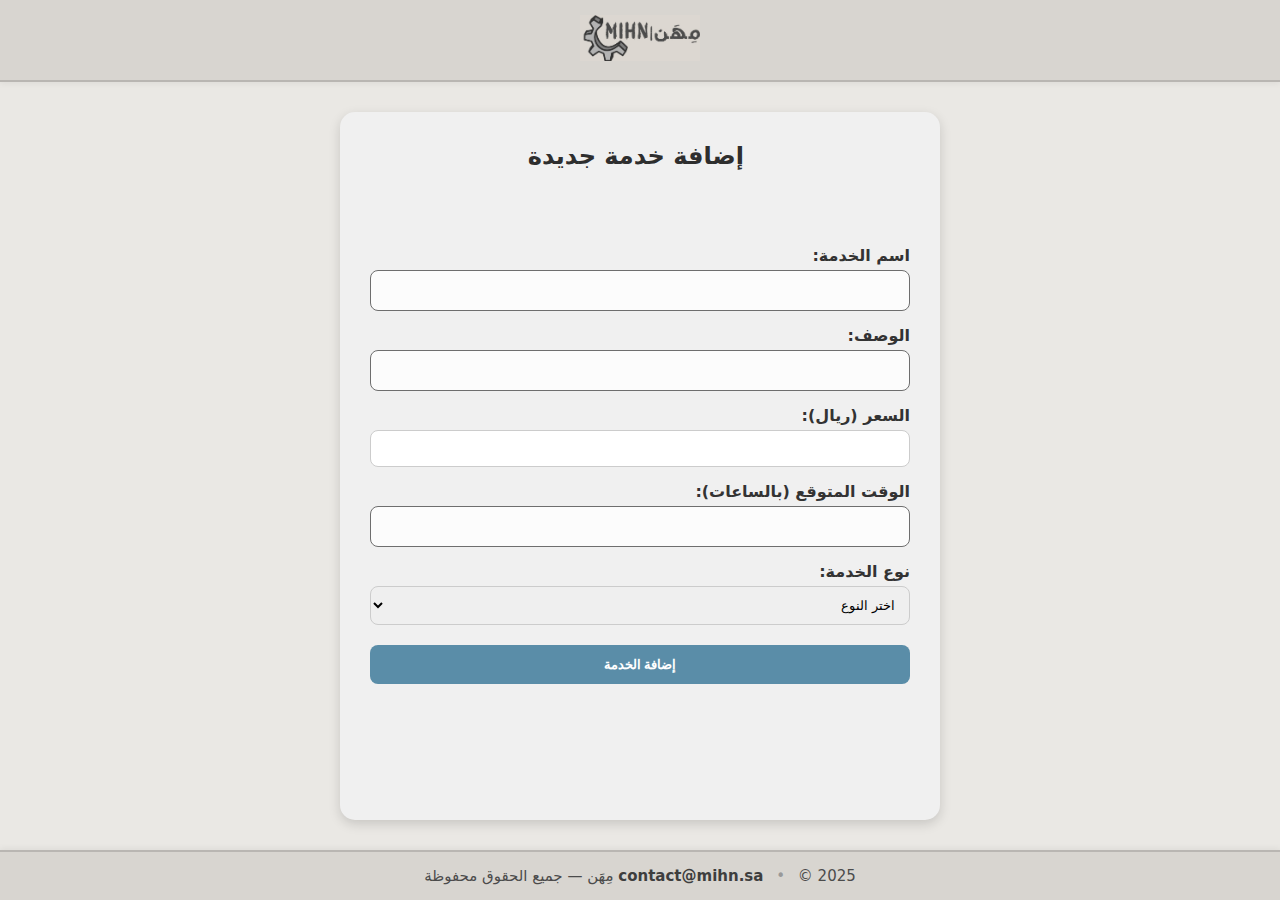
<file: add_service.html>
<!DOCTYPE html>
<html lang="ar" dir="rtl">
<head>
<meta charset="UTF-8">
<title>إضافة خدمة جديدة</title>
<meta name="viewport" content="width=device-width, initial-scale=1">
<link rel="stylesheet" href="mihn_style.css">
<style>
    body { font-family: Arial;  margin:0; padding:0; min-height:100vh;  font-family: "Tajawal", system-ui, -apple-system, Segoe UI, Roboto, Arial, sans-serif;
}
    main { padding:30px; display:flex; justify-content:center; flex:1;}
    form { background:#f0f0f0; padding:30px; border-radius:15px; box-shadow:0 4px 12px rgba(0,0,0,0.15); width:600px; display:flex; flex-direction:column; }
    label { margin:15px 0 5px; color:#333; font-weight:bold; }
    input, select { width:100%; padding:10px; border-radius:8px; border:1px solid #ccc; box-sizing:border-box; }
    button {
        margin-top:20px; width:100%; padding:12px;
        background: var(--accent, #007BFF);
        color: var(--white, #fff);
        border:none; border-radius:8px;
        font-weight:bold; cursor:pointer; transition:0.3s;
    }
    button:hover { background:#555; }
    .msg { text-align:center; font-weight:bold; margin-bottom:15px; }
    
     h2 {
        text-align:center;
        font-size:24px;
    }
    .site-footer {
    background: #d8d5d0;
    border-top: 2px solid #b9b6b2;
    padding: 15px;
    text-align: center;
    color: #4b4b4b;
    font-size: 15px;
    box-shadow: 0 -2px 6px rgba(0,0,0,0.05);
  }
   .site-header {
    background: #d8d5d0;
    border-bottom: 2px solid #b9b6b2;
    padding: 15px 20px;
    text-align: center;
    box-shadow: 0 2px 6px rgba(0,0,0,0.05);
  }
  .logo {
    width: 120px;
  }
  .footer-email {
    color: #3e3e3e;
    text-decoration: none;
    font-weight: bold;
  }
  .separator {
    margin: 0 8px;
    color: #999;
  }
</style>
</head>
<body>

<header class="site-header">
  <a href="index.html" aria-label="الصفحة الرئيسية">
    <img src="image/logo.jpg" alt="شعار مِهَن" class="logo">
    
  </a>
</header>
<main>
   
  <form id="addServiceForm">
     <h2>️ إضافة خدمة جديدة</h2>

    <div class="msg" id="message"></div>

    <label>اسم الخدمة:</label>
    <input type="text" id="serviceName" required>

    <label>الوصف:</label>
    <input type="text" id="serviceDescription" required>

    <label>السعر (ريال):</label>
    <input type="number" id="servicePrice" required>

    <label>الوقت المتوقع (بالساعات):</label>
    <input type="text" id="serviceTime" required>

    <label>نوع الخدمة:</label>
    <select id="serviceType" required>
        <option value="">اختر النوع</option>
        <option value="صيانه المنازل">صيانه المنازل</option>
        <option value="التنظيف">التنظيف</option>
        <option value="خدمات السيارات">خدمات السيارات</option>
        <option value="صيانه الاجهزه">صيانه الاجهزه</option>
        <option value="التوصيل">التوصيل</option>
        <option value="الخدمات الشخصيه">الخدمات الشخصيه</option>
    </select>

    <button type="submit">إضافة الخدمة</button>
  </form>
</main>

<footer class="site-footer" role="contentinfo" aria-label="تذييل الموقع">
    <div class="footer-inner">
      <a href="mailto:contact@mihan.sa" class="footer-email">contact@mihn.sa</a>
      <span class="separator">•</span>
      <span>© 2025 مِهَن — جميع الحقوق محفوظة</span>
    </div>
</footer>

<script>
const form = document.getElementById('addServiceForm');
const msg = document.getElementById('message');

form.addEventListener('submit', e => {
  e.preventDefault();

  // جلب القيم من الحقول
  const name = document.getElementById('serviceName').value.trim();
  const desc = document.getElementById('serviceDescription').value.trim();
  const price = document.getElementById('servicePrice').value.trim();
  const time = document.getElementById('serviceTime').value.trim();
  const type = document.getElementById('serviceType').value.trim();

  if (!name || !desc || !price || !time || !type) {
    showMessage("❌ يرجى تعبئة جميع الحقول.", true);
    return;
  }

  // جلب الخدمات القديمة من localStorage
  let services = JSON.parse(localStorage.getItem('services')) || [];

  // إنشاء كائن الخدمة الجديدة
  const newService = {
    id: Date.now(),
    title: name,
    description: desc,
    price: price,
    time: time,
    type: type
  };

  // إضافة للخدمات وتخزينها
  services.push(newService);
  localStorage.setItem('services', JSON.stringify(services));

  showMessage("✅ تمت إضافة الخدمة بنجاح!");

  // بعد ثانيتين، الانتقال للصفحة الرئيسية
  setTimeout(() => {
    window.location.href = "provider.html";
  }, 2000);
});

function showMessage(text, isError = false) {
  msg.textContent = text;
  msg.style.color = isError ? "red" : "green";
}
</script>
</body>
</html>
</file>
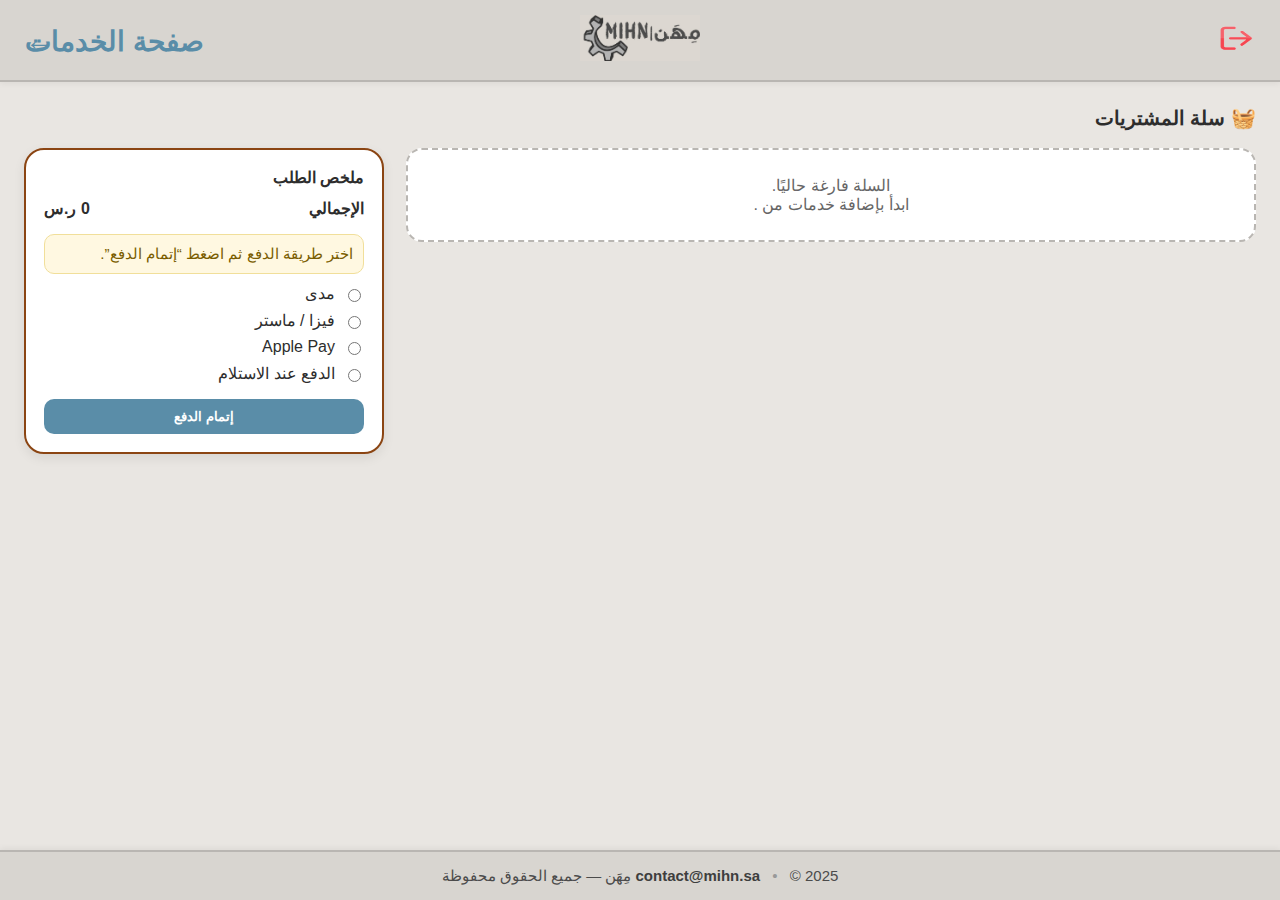
<file: chart.html>
<!doctype html>
<html lang="ar" dir="rtl">
<head>
<meta charset="utf-8" />
<meta name="viewport" content="width=device-width,initial-scale=1" />
<title>مِهَن | السلة</title>

<style>
:root{
  --bg:#e9e6e2;         /* نفس خلفية البروفايدر */
  --card:#fff;
  --text:#2d2d2d;
  --muted:#555;
  --chip:#E6D5B8;       /* الشريط الفاتح داخل الكارت */
  --border:#8B4513;     /* إطار بني */
  --accent:#5A8DA8;     /* الأزرق المعتمد */
  --accent-hover:#4F7E97;
  --danger:#C62828;
  --danger-hover:#A61717;
  --radius:20px;
  --shadow:0 4px 12px rgba(0,0,0,.08);
  --shadow-lg:0 8px 20px rgba(0,0,0,.15);
}

*{box-sizing:border-box}
body{font-family:'Tajawal',Arial,sans-serif;background:var(--bg);margin:0;color:var(--text);display:flex;flex-direction:column;min-height:100vh}
.site-header {
    background: #d8d5d0;
    border-bottom: 2px solid #b9b6b2;
    padding: 15px 20px;
    text-align: center;
    box-shadow: 0 2px 6px rgba(0,0,0,0.05);
    position: relative; /* حتى نقدر نثبت زر الخروج */
  }

  .logo {
    width: 120px;
  }

   .logout-btn {
    position: absolute;
    right: 20px; /* أقصى اليمين */
    top: 50%;
    transform: translateY(-50%);
  }
  .logout-btn img {
    width: 55px;
    height: 55px;
    cursor: pointer;
    transition: transform 0.3s;
  }

  .logout-btn img:hover {
    transform: scale(1.1);
  }
  
main{padding:24px;flex:1}

.page-title{display:flex;align-items:center;gap:10px;margin:0 0 18px;font-size:1.25rem;font-weight:800}
.back-link{color:var(--accent);text-decoration:none;font-weight:700}

.cart-wrap{display:grid;grid-template-columns:1fr 360px;gap:22px}
@media (max-width: 980px){ .cart-wrap{grid-template-columns:1fr} }

/* بطاقة العنصر */
.item-card{
  background:var(--card);
  border:2px solid var(--border);
  border-radius:var(--radius);
  box-shadow:var(--shadow);
  padding:18px;
  margin-bottom:16px;
  transition:.25s;
}
.item-card:hover{box-shadow:var(--shadow-lg);background:#F5F5DC}

.item-header{display:flex;align-items:center;gap:10px;margin-bottom:8px}
.item-header h3{margin:0;font-size:1.1rem}
.item-emoji{font-size:22px}

.item-desc{color:var(--muted);margin:6px 0 10px}
.item-chip{
  display:flex;justify-content:space-between;align-items:center;gap:10px;
  background:var(--chip);padding:8px 12px;border-radius:12px;font-weight:700;color:#333
}

.item-actions{display:flex;flex-wrap:wrap;gap:8px;margin-top:10px}
.btn{
  padding:10px 14px;border:none;border-radius:10px;cursor:pointer;
  font-weight:700;text-decoration:none;display:inline-block;text-align:center
}
.btn-blue{background:var(--accent);color:#fff}
.btn-blue:hover{background:var(--accent-hover)}
.btn-red{background:var(--danger);color:#fff}
.btn-red:hover{background:var(--danger-hover)}
.qty-box{display:flex;align-items:center;gap:8px}
.qty-input{width:70px;padding:8px;border:1px solid #ccc;border-radius:10px;text-align:center;font-weight:700}

/* الملخص والدفع */
.summary{
  background:var(--card);
  border:2px solid var(--border);
  border-radius:var(--radius);
  box-shadow:var(--shadow);
  padding:18px;
  height:fit-content;
}
.summary h4{margin:0 0 12px}
.total-row{display:flex;justify-content:space-between;font-weight:800;margin:10px 0 16px}
.pay-methods{display:grid;gap:8px;margin:10px 0 16px}
.pay-methods label{display:flex;align-items:center;gap:8px;cursor:pointer}
.info{background:#fff8e1;border:1px solid #f1df9a;color:#7a5d00;padding:10px;border-radius:10px;margin:10px 0;font-size:.95rem}

.empty{
  background:#fff;border:2px dashed #b9b6b2;border-radius:16px;padding:26px;text-align:center;
  color:#666
}
.back-link {
  position: absolute;
  left: 25px;
  top: 25px;
  font-size: 28px;
  color: #5A8DA8; /* الأزرق المعتمد */
  text-decoration: none;
  font-weight: 800;
  transition: 0.2s;
}

.back-link:hover {
  color: #4F7E97;  /* الأزرق الغامق عند المرور */
  transform: translateX(-3px);
}

footer{
  background:#d8d5d0;border-top:2px solid #b9b6b2;padding:15px;text-align:center;
  color:#4b4b4b;font-size:15px;box-shadow:0 -2px 6px rgba(0,0,0,.05)
}
footer a{color:#3e3e3e;font-weight:bold;text-decoration:none}
.separator{margin:0 8px;color:#999}
</style>
</head>
<body>


<header class="site-header">

 <a href="services.html" class="back-link">← </a>
  <!-- شعار الموقع -->
    <img src="image/logo.jpg" alt="شعار مِهَن" class="logo">

  <!-- زر الخروج -->
  <a href="index.html" aria-label="تسجيل الخروج" class="logout-btn">
    <img src="image/logout.png" alt="خروج">
  </a>


</header>

<main>
  <h1 class="page-title">🧺 سلة المشتريات</h1>

  <div class="cart-wrap">
    <!-- قائمة العناصر -->
    <section id="cartItems"></section>

    <!-- الملخص وطرق الدفع -->
    <aside class="summary">
      <h4>ملخص الطلب</h4>
      <div class="total-row"><span>الإجمالي</span><span id="totalPrice">0 ر.س</span></div>

      <div class="info">اختر طريقة الدفع ثم اضغط “إتمام الدفع”.</div>

      <div class="pay-methods" id="payMethods">
        <label><input type="radio" name="pm" value="mada"> مدى</label>
        <label><input type="radio" name="pm" value="visa"> فيزا / ماستر</label>
        <label><input type="radio" name="pm" value="apple"> Apple Pay</label>
        <label><input type="radio" name="pm" value="cod"> الدفع عند الاستلام</label>
      </div>

      <button id="checkoutBtn" class="btn btn-blue" style="width:100%">إتمام الدفع</button>
    </aside>
  </div>
</main>

<footer>
  <a href="mailto:contact@mihn.sa">contact@mihn.sa</a>
  <span class="separator">•</span>
  <span>© 2025 مِهَن — جميع الحقوق محفوظة</span>
</footer>

<script>
// ====================== بيانات السلة ======================
/*
نتوقع أن صفحة الخدمات تضيف عناصر للسلة بهذا الشكل:
cart = [{ id, title, price, time, emoji, qty }]
*/
const cartKey   = 'cart';
const ordersKey = 'orders';

function getCart(){ try{return JSON.parse(localStorage.getItem(cartKey)||'[]')}catch{return []} }
function setCart(items){ localStorage.setItem(cartKey, JSON.stringify(items)); }

function getOrders(){ try{return JSON.parse(localStorage.getItem(ordersKey)||'[]')}catch{return []} }
function setOrders(list){ localStorage.setItem(ordersKey, JSON.stringify(list)); }

// عناصر الصفحة
const listEl  = document.getElementById('cartItems');
const totalEl = document.getElementById('totalPrice');
const payBox  = document.getElementById('payMethods');
const btnPay  = document.getElementById('checkoutBtn');

// رسم العناصر
function renderCart(){
  const cart = getCart();
  listEl.innerHTML = '';

  if(cart.length === 0){
    listEl.innerHTML = `
      <div class="empty">
        السلة فارغة حاليًا. <br> ابدأ بإضافة خدمات من <a href="services.html" class="back-link">صفحة الخدمات</a>.
      </div>
    `;
    totalEl.textContent = '0 ر.س';
    return;
  }

  let total = 0;

  cart.forEach((it, idx)=>{
    total += (Number(it.price)||0) * (Number(it.qty)||1);

    const card = document.createElement('article');
    card.className = 'item-card';
    card.innerHTML = `
      <div class="item-header">
        <div class="item-emoji">${it.emoji || '🧰'}</div>
        <h3>${it.title || 'خدمة'}</h3>
      </div>

      ${it.description ? `<p class="item-desc">${it.description}</p>`: ''}

      <div class="item-chip">
        <span>⏱️ ${it.time || 'غير محدد'}</span>
        <span>💰 ${it.price} ر.س</span>
      </div>

      <div class="item-actions">
        <div class="qty-box">
          <label>الكمية:</label>
          <input class="qty-input" type="number" min="1" value="${it.qty || 1}" data-idx="${idx}">
        </div>
        <button class="btn btn-blue" data-action="save" data-idx="${idx}">حفظ التعديل</button>
        <button class="btn btn-red"  data-action="del"  data-idx="${idx}">حذف</button>
      </div>
    `;
    listEl.appendChild(card);
  });

  totalEl.textContent = `${total} ر.س`;
}

// حفظ تعديل الكمية / حذف
listEl.addEventListener('click', (e)=>{
  const btn = e.target.closest('button');
  if(!btn) return;

  const idx = Number(btn.getAttribute('data-idx'));
  let cart = getCart();

  if(btn.getAttribute('data-action') === 'del'){
    cart.splice(idx,1);
    setCart(cart);
    renderCart();
    return;
  }

  if(btn.getAttribute('data-action') === 'save'){
    const input = listEl.querySelector(`.qty-input[data-idx="${idx}"]`);
    let q = Number(input.value);
    if(isNaN(q) || q < 1) q = 1;
    cart[idx].qty = q;
    setCart(cart);
    renderCart();
    return;
  }
});

// إتمام الدفع -> تحويل مباشر لصفحة الطلبات (بدون أي تحقق)
btnPay.addEventListener('click', () => {
  // لو تبغين بس تحويل بدون أي شغل:
  window.location.href = 'requests.html';  // أو requests.html إذا هذا اسم صفحتك
});

// رسم أولي للسلة
renderCart();

</script>
</body>
</html>
</file>
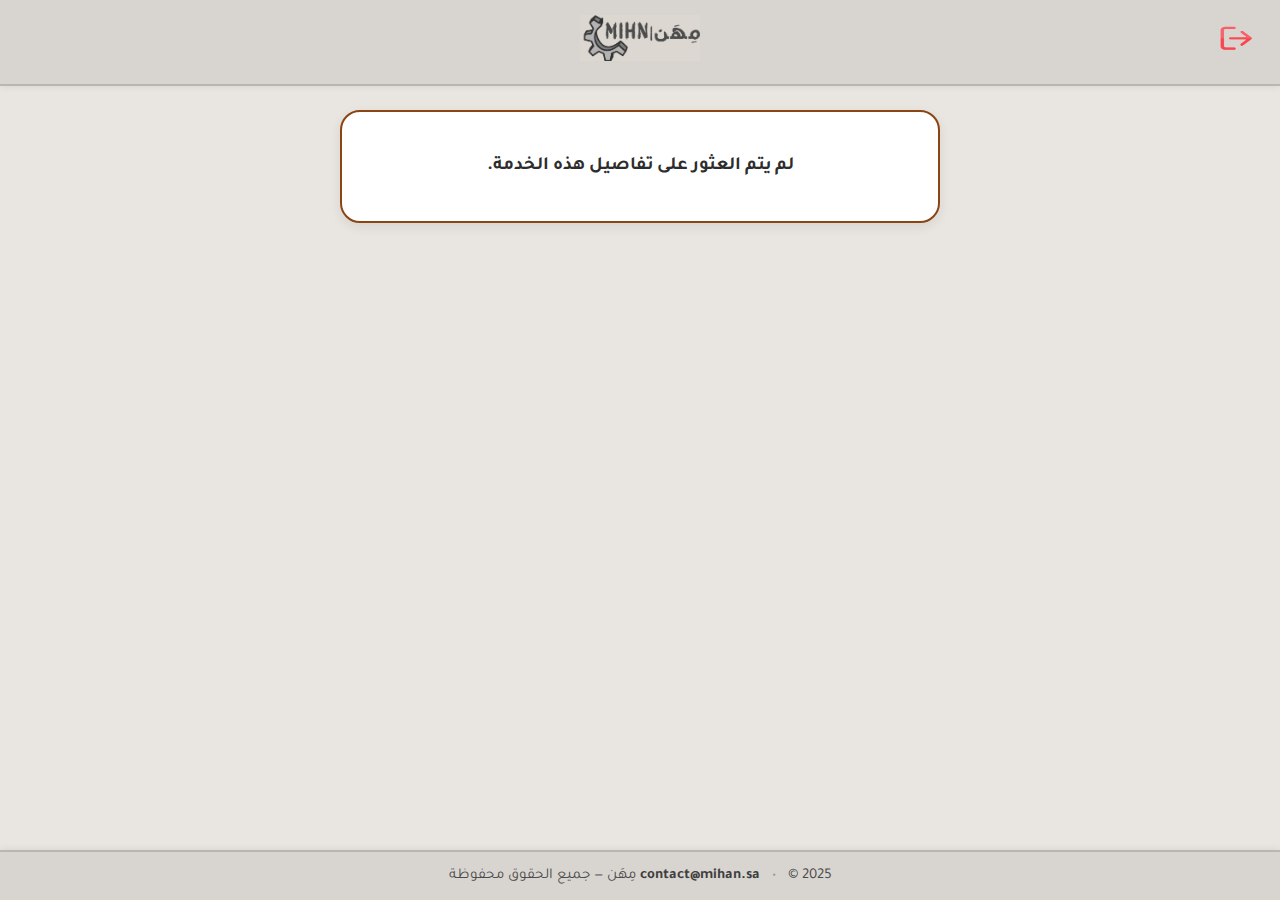
<file: details.html>
<!doctype html>
<html lang="ar" dir="rtl">
<head>
<meta charset="utf-8">
<meta name="viewport" content="width=device-width,initial-scale=1">
<title>تفاصيل الخدمة | مِهَن</title>
<link rel="preconnect" href="https://fonts.googleapis.com">
<link href="https://fonts.googleapis.com/css2?family=Tajawal:wght@400;700;800&display=swap" rel="stylesheet">
<style>
:root{
  --bg:#e9e6e2;
  --card:#fff;
  --text:#2d2d2d;
  --muted:#555;
  --chip:#E6D5B8;
  --accent:#5A8DA8;
  --accent-hover:#4F7E97;
  --border:#8B4513;
  --radius:20px;
  --shadow:0 4px 12px rgba(0,0,0,.08);
}
*{box-sizing:border-box}
body{
  font-family:"Tajawal",sans-serif;background:var(--bg);margin:0;min-height:100vh;
  display:flex;flex-direction:column;align-items:stretch;color:var(--text);}
.site-header {
    background: #d8d5d0;
    border-bottom: 2px solid #b9b6b2;
    padding: 15px 20px;
    text-align: center;
    box-shadow: 0 2px 6px rgba(0,0,0,0.05);
    position: relative; /* حتى نقدر نثبت زر الخروج */
  }

  .logo {
    width: 120px;
  }

   .logout-btn {
    position: absolute;
    right: 20px; /* أقصى اليمين */
    top: 50%;
    transform: translateY(-50%);
  }
  .logout-btn img {
    width: 55px;
    height: 55px;
    cursor: pointer;
    transition: transform 0.3s;
  }

  .logout-btn img:hover {
    transform: scale(1.1);
  }
  
  
/* Main */
main{flex:1;display:flex;justify-content:center;align-items:flex-start;padding:24px}
.card{
  background:var(--card);border:2px solid var(--border);border-radius:var(--radius);
  box-shadow:var(--shadow);max-width:600px;width:100%;padding:24px;text-align:center
}
.card h2{margin:10px 0 12px;font-size:1.8rem}
.desc{color:var(--muted);line-height:1.8;margin:0 0 16px}
.info{
  display:flex;justify-content:space-between;gap:10px;background:var(--chip);
  border-radius:12px;padding:10px 14px;font-weight:800;margin:0 0 14px
}
.row{display:flex;justify-content:space-between;align-items:center;margin:8px 0}
.rating{display:flex;justify-content:center;align-items:center;gap:8px;margin:6px 0 2px}
.stars{font-size:20px;letter-spacing:2px}
.muted{color:var(--muted);font-size:.95rem}
.reviews{list-style:none;margin:14px 0 0;padding:0;text-align:right}
.reviews li{background:#faf8f5;border:1px solid #e8e2da;border-radius:12px;padding:10px 12px;margin-bottom:10px}
.reviews strong{margin-left:6px}
.btn{
  display:inline-block;margin-top:16px;padding:12px 18px;border:none;border-radius:10px;
  background:var(--accent);color:#fff;text-decoration:none;font-weight:800;cursor:pointer
}
.btn:hover{background:var(--accent-hover)}
/* Footer */
.site-footer{background:#d8d5d0;border-top:2px solid #b9b6b2;padding:15px;text-align:center;color:#4b4b4b;font-size:15px;box-shadow:0 -2px 6px rgba(0,0,0,0.05)}
.footer-email{color:#3e3e3e;text-decoration:none;font-weight:bold}
.separator{margin:0 8px;color:#999}
</style>
</head>
<body>
<header class="site-header">
  <!-- شعار الموقع -->
    <img src="image/logo.jpg" alt="شعار مِهَن" class="logo">

  <!-- زر الخروج -->
  <a href="index.html" aria-label="تسجيل الخروج" class="logout-btn">
    <img src="image/logout.png" alt="خروج">
  </a>
</header>


<main>
  <article id="details" class="card"></article>
</main>

<footer class="site-footer">
  <a href="mailto:contact@mihan.sa" class="footer-email">contact@mihan.sa</a>
  <span class="separator">•</span>
  <span>© 2025 مِهَن — جميع الحقوق محفوظة</span>
</footer>

<script>
const params = new URLSearchParams(window.location.search);
const id = Number(params.get('id'));

// جلب قائمة الخدمات المحفوظة من services.html
let services = [];
try { services = JSON.parse(localStorage.getItem('services') || '[]'); } catch(e){ services = []; }

const service = services.find(x => Number(x.id) === id);
const box = document.getElementById('details');

// تقييمات + تعليقات مبدئية (عدّليها كما تحبين)
const seed = {
  2: { rating: 4.6, reviews: [
        {name:'سارة', text:'خدمة ممتازة وسريعة 👌'},
        {name:'محمد', text:'الفني محترف والتعامل راقٍ.'},
      ]},
  3: { rating: 4.3, reviews: [
        {name:'مجد', text:'حلّ المشكلة بسرعة. شكراً!'},
      ]},
  5: { rating: 4.2, reviews: [
        {name:'نورة', text:'نظيفين وشغلهم مرتب قبل المناسبة.'},
      ]},
  7: { rating: 4.1, reviews: [
        {name:'أبو فيصل', text:'سعر مناسب وجودة جيدة.'},
      ]},
};

// تحويل HH:MM:SS -> HH:MM إن وُجدت
function fmtTime(t){
  if(!t) return '-';
  const parts = t.toString().split(':');
  return parts.length >= 2 ? `${parts[0]}:${parts[1]}` : t;
}

function starsHTML(val){
  if(!val) return '<span class="muted">لا يوجد تقييم بعد</span>';
  const full = Math.floor(val);
  const half = (val - full) >= 0.5 ? 1 : 0;
  const empty = 5 - full - half;
  return `<span class="stars">${
    '★'.repeat(full) + (half ? '½' : '') + '☆'.repeat(empty)
  }</span> <strong>${val.toFixed(1)}</strong>`;
}


 
  if(!id || !service){
    box.innerHTML = "<h3>لم يتم العثور على تفاصيل هذه الخدمة.</h3>";
  } else {
    const extra   = seed[service.id] || {};
    const rating  = extra.rating || null;
    const reviews = extra.reviews || [];

    box.innerHTML = `
      <h2>${service.title}</h2>
      <p class="desc">${service.desc || '-'}</p>

      <div class="info">
        <span>⏱️ ${fmtTime(service.time)}</span>
        <span>💰 ${service.price} ر.س</span>
      </div>

      <div class="rating">
        ${starsHTML(rating)}
      </div>

      <p class="muted" style="margin-top:6px">التعليقات</p>
      <ul class="reviews">
        ${reviews.length
          ? reviews.map(r=>`<li><strong>${r.name}</strong> ${r.text}</li>`).join('')
          : '<li class="muted" style="text-align:center">لا توجد تعليقات بعد</li>'}
      </ul>

      <button id="addToCartBtn" class="btn">طلب الخدمة</button>
    `;

    // ✅ إصلاح الإضافة للسلة + التحويل مباشرة
    document.getElementById('addToCartBtn').addEventListener('click', () => {
      const cart = JSON.parse(localStorage.getItem('cart') || '[]');

      // هل العنصر موجود مسبقًا؟
      const exists = cart.find(item => Number(item.id) === Number(service.id));

      if (!exists) {
        // حاول نستخرج إيموجي من العنوان (أول حرف إن كان رمز)
        const titleFirst = (service.title || '').trim()[0] || '';
        const emojiGuess = /[\p{Emoji}\u2600-\u27BF]/u.test(titleFirst) ? titleFirst : '🧰';

        cart.push({
          id:        service.id,
          title:     service.title,
          price:     service.price,
          time:      service.time || 'غير محدد',
          emoji:     emojiGuess,
          description: service.desc || '',
          qty:       1
        });
        localStorage.setItem('cart', JSON.stringify(cart));
      }

      // التحويل مباشرة لصفحة السلة
      window.location.href = 'chart.html';
    });
  }
</script>

</body>
</html>
</file>
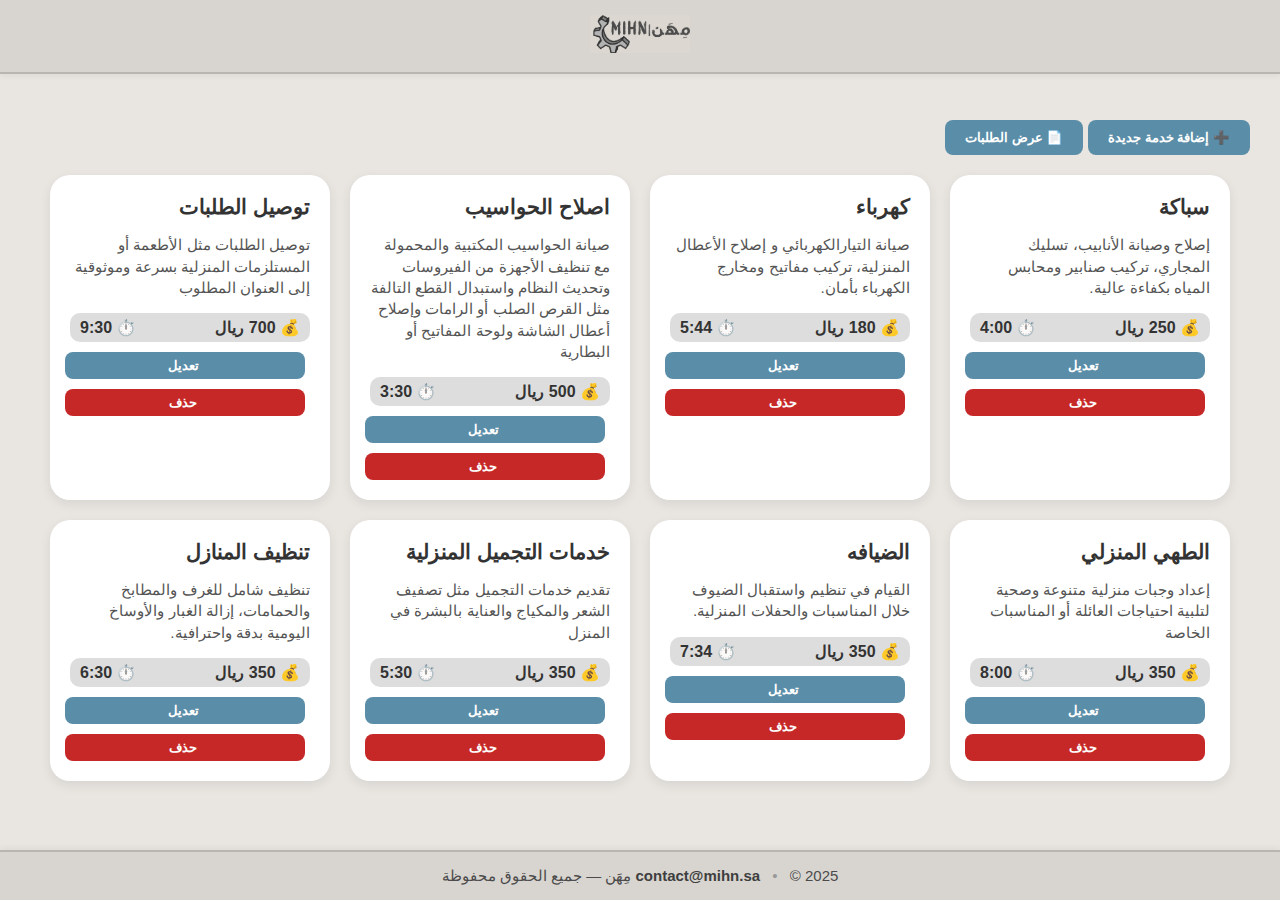
<file: edit_service.html>
<!DOCTYPE html>
<html lang="ar" dir="rtl">
<head>
<meta charset="UTF-8">
<title>تعديل الخدمة</title>
<meta name="viewport" content="width=device-width, initial-scale=1">
<link rel="stylesheet" href="mihn_style.css">
<style>
body { font-family: Arial;  margin:0; padding:0; min-height:100vh;   font-family: "Tajawal", system-ui, -apple-system, Segoe UI, Roboto, Arial, sans-serif;
}
main { padding:30px; display:flex; justify-content:center; flex-direction:column; align-items:center; flex:1;}
form { background:#f0f0f0; padding:30px; border-radius:15px; box-shadow:0 4px 12px rgba(0,0,0,0.15); width:600px; display:flex; flex-direction:column; }
label { display:block; margin:15px 0 5px; color:#333; font-weight:bold; }
input, select { width:100%; padding:10px; border-radius:8px; border:1px solid #ccc; box-sizing:border-box; }
button { margin-top:20px; width:100%; padding:12px; background: var(--accent, #007BFF); color: var(--white, #fff); border:none; border-radius:8px; font-weight:bold; cursor:pointer; transition:0.3s; }
button:hover { background:#777; }
.message {
    text-align:center;
    font-weight:bold;
    background:#d4edda;
    color:#155724;
    border:1px solid #c3e6cb;
    padding:10px;
    border-radius:8px;
    margin-bottom:20px;
}
.error { background:#f8d7da; color:#721c24; border-color:#f5c6cb; }
 h2 {
        text-align:center;
        font-size:24px;
    }
    .site-footer {
    background: #d8d5d0;
    border-top: 2px solid #b9b6b2;
    padding: 15px;
    text-align: center;
    color: #4b4b4b;
    font-size: 15px;
    box-shadow: 0 -2px 6px rgba(0,0,0,0.05);
  }
   .site-header {
    background: #d8d5d0;
    border-bottom: 2px solid #b9b6b2;
    padding: 15px 20px;
    text-align: center;
    box-shadow: 0 2px 6px rgba(0,0,0,0.05);
  }
  .logo {
    width: 120px;
  }
  
 
  
  .footer-email {
    color: #3e3e3e;
    text-decoration: none;
    font-weight: bold;
  }
  .separator {
    margin: 0 8px;
    color: #999;
  }
</style>
</head>
<body>
<header class="site-header">
  <a href="index.html" aria-label="الصفحة الرئيسية">
    <img src="image/logo.jpg" alt="شعار مِهَن" class="logo">

  </a>
</header>

<main>
<div class="message" id="msg" style="display:none;"></div>

<form id="editServiceForm">
         <h2>️ تحديث الخدمة</h2>

    <label>اسم الخدمة:</label>
    <input type="text" id="serviceName" required>

    <label>الوصف:</label>
    <input type="text" id="serviceDescription" required>

    <label>السعر (ريال):</label>
    <input type="number" id="servicePrice" required>

    <label>الوقت المتوقع (بالساعات):</label>
    <input type="text" id="serviceTime" required>

    <label>نوع الخدمة:</label>
    <select id="serviceType" required>
        <option value="">اختر النوع</option>
        <option value="صيانه المنازل">صيانه المنازل</option>
        <option value="التنظيف">التنظيف</option>
        <option value="خدمات السيارات">خدمات السيارات</option>
        <option value="صيانه الاجهزه">صيانه الاجهزه</option>
        <option value="التوصيل">التوصيل</option>
        <option value="الخدمات الشخصيه">الخدمات الشخصيه</option>
    </select>

    <button type="submit">حفظ التعديلات</button>
</form>
</main>

<footer class="site-footer" role="contentinfo" aria-label="تذييل الموقع">
    <div class="footer-inner">
      <a href="mailto:contact@mihan.sa" class="footer-email">contact@mihn.sa</a>
      <span class="separator">•</span>
      <span>© 2025 مِهَن — جميع الحقوق محفوظة</span>
    </div>
</footer>

<script>
// جلب الخدمة التي سيتم تعديلها من localStorage
const urlParams = new URLSearchParams(window.location.search);
const serviceId = Number(urlParams.get('id'));

let services = JSON.parse(localStorage.getItem('services')) || [];
let service = services.find(s => s.id === serviceId);

if(!service){
    alert("❌ الخدمة غير موجودة.");
    window.location.href = "provider.html";
}

// تعبئة الحقول
document.getElementById('serviceName').value = service.title || service.name || "";
document.getElementById('serviceDescription').value = service.description || "";
document.getElementById('servicePrice').value = service.price || "";
document.getElementById('serviceTime').value = service.time || service.serviceTime || "";
document.getElementById('serviceType').value = service.type || service.serviceType || "";


// معالجة التحديث
document.getElementById('editServiceForm').addEventListener('submit', function(e){
    e.preventDefault();
    service.title = document.getElementById('serviceName').value.trim();
    service.description = document.getElementById('serviceDescription').value.trim();
    service.price = document.getElementById('servicePrice').value.trim();
    service.time = document.getElementById('serviceTime').value.trim();
    service.type = document.getElementById('serviceType').value;

    localStorage.setItem('services', JSON.stringify(services));

    const msgBox = document.getElementById('msg');
    msgBox.textContent = "✅ تم تحديث الخدمة بنجاح!";
    msgBox.style.display = "block";

    setTimeout(()=>{ window.location.href = "provider.html"; }, 2000);
});
</script>
</body>
</html>
</file>
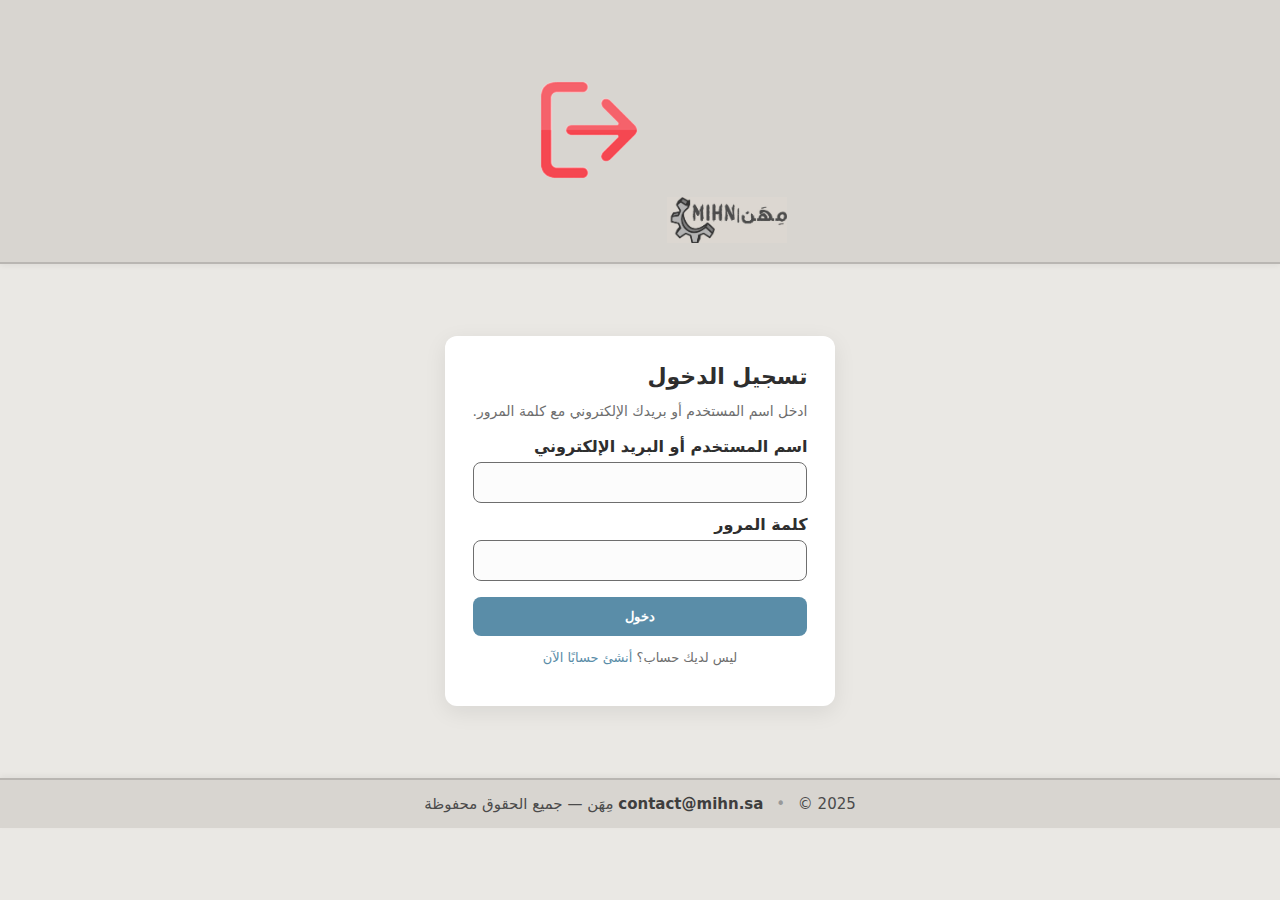
<file: login.html>
<!DOCTYPE html>
<html lang="ar">
<head>
  <meta charset="UTF-8">
  <title>تسجيل الدخول - مِهَن</title>
  <meta name="viewport" content="width=device-width, initial-scale=1">
  <link rel="stylesheet" href="mihn_style.css">
</head>

 <header class="site-header">

      <img src="image/logo.jpg" alt="شعار مِهَن" class="logo">
    
     <!-- زر الخروج -->
  <a href="index.html" aria-label="تسجيل الخروج" class="logout-btn">
    <img src="image/logout.png" alt="خروج">
  </a>

</header>

<body class="login-page">
  
  <div class="container">
    <h2>تسجيل الدخول</h2>
    <p class="desc">ادخل اسم المستخدم أو بريدك الإلكتروني مع كلمة المرور.</p>

   
    <form action="provider.html" method="get" >
      <label>اسم المستخدم أو البريد الإلكتروني</label>
      <input type="text" name="identifier" required>

      <label>كلمة المرور</label>
      <input type="password" name="password" required>

      <button type="submit">دخول</button>
    </form>

    <p class="center small" style="margin-top:14px;">
      ليس لديك حساب؟ <a href="signup.html">أنشئ حسابًا الآن</a>
    </p>
  </div>
    
    <footer class="site-footer" role="contentinfo" aria-label="تذييل الموقع">
    <div class="footer-inner">
      <a href="mailto:contact@mihn.sa" class="footer-email">contact@mihn.sa</a>
      <span class="separator">•</span>
      <span>© 2025 مِهَن — جميع الحقوق محفوظة</span>
    </div>
  </footer>
   
</body>
</html>
</file>
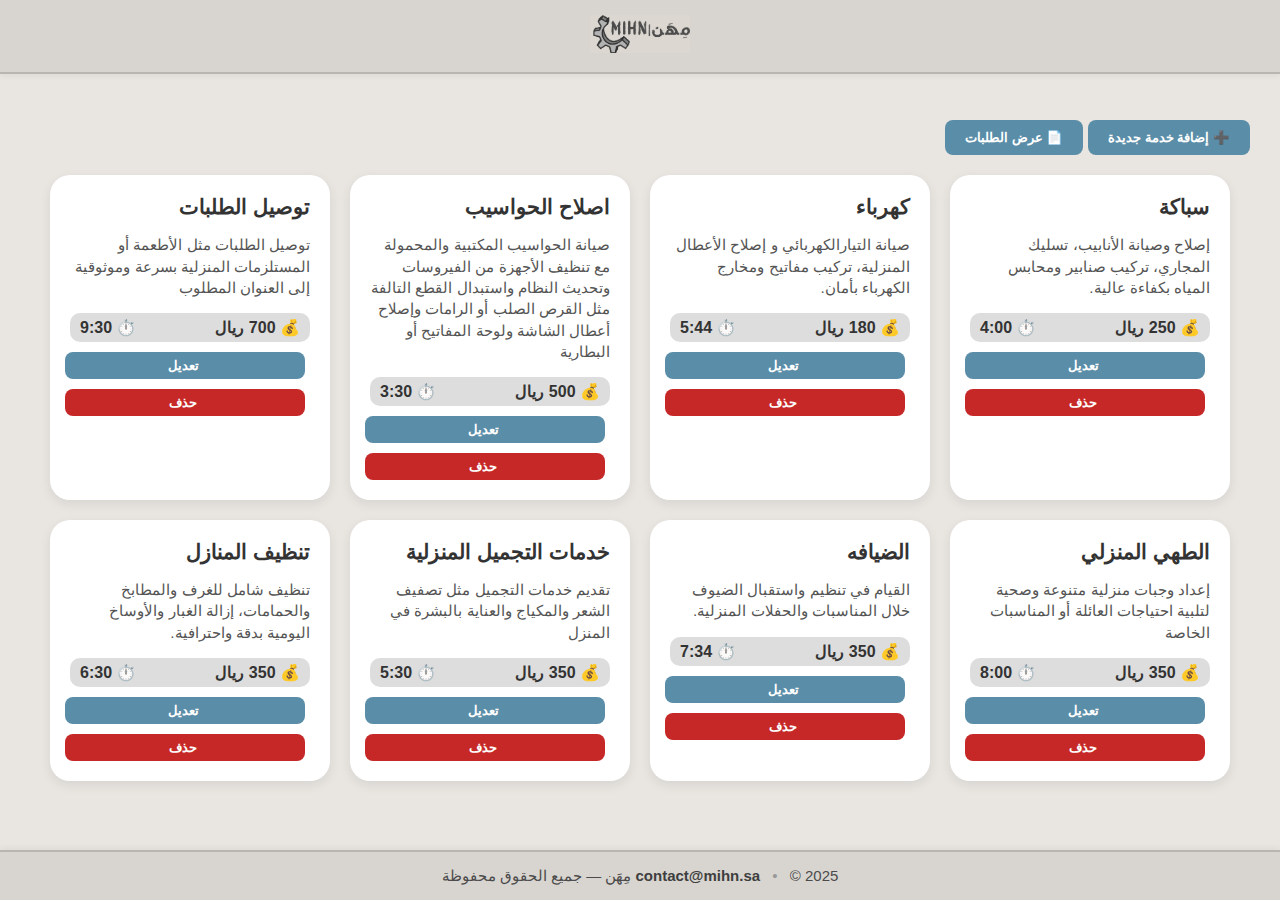
<file: provider.html>
<!DOCTYPE html>
<html lang="ar" dir="rtl">
<head>
<meta charset="UTF-8">
<title>لوحة مقدم الخدمة</title>
<meta name="viewport" content="width=device-width, initial-scale=1">
<link rel="stylesheet" href="mihn_style.css">
<style>
  body {
    font-family: 'Tajawal', sans-serif;
    background-color: #e9e6e2;
    margin: 0;
    padding: 0;
    color: #2d2d2d;
  }
main { padding:30px; flex: 1; }
.top-bar {  justify-content:flex-end; margin-bottom:20px; flex-direction:column; align-items:flex-end; gap:10px; }
.add-btn {
    padding: 10px 20px;
    background: var(--accent, #007BFF);
    color: #fff;
    border-radius: 8px;
    font-weight: bold;
    transition: filter 0.2s;
    width: auto; 
    text-decoration:none;
    cursor:pointer;
}
.add-btn:hover { filter: brightness(0.9); }
.services-container { display:flex; flex-wrap:wrap; gap:20px; justify-content:center; }
.service-card {
    background: var(--white, #fff);
    padding: 20px;
    border-radius: 20px;
    box-shadow: 0 4px 12px rgba(0,0,0,0.08);
    width: 280px;
    display: flex;
    flex-direction: column;
    transition: transform 0.3s, box-shadow 0.3s;
}
.service-card:hover {
    transform: translateY(-5px);
    box-shadow: 0 8px 20px rgba(0,0,0,0.15);
        color: #3e3e3e;

}
.service-card h3 { margin:0 0 10px; color:#333; font-size:1.3em; display:flex; align-items:center; }
.service-card p { margin:5px 0; color:#555; font-size:0.95em; line-height:1.4; }
.service-info { display:flex; justify-content:space-between; background:#ddd; padding:5px 10px; border-radius:10px; margin-top:10px; font-weight:bold; color:#333; }
.btn { 
    padding:6px 12px; 
    margin:10px 5px 0 0; 
    border:none; 
    border-radius:8px; 
    cursor:pointer; 
    font-weight:bold; 
    transition:0.3s; 
    text-decoration:none; 
    text-align:center; 
    display:inline-block;

}
.edit-btn { background: var(--accent, #007BFF); color: var(--white); }
.edit-btn:hover { background: #555; }
.delete-btn { background: #C62828 ; color: #fff; }
.delete-btn:hover { background: #A61717; }
.message {
    text-align:center;
    font-weight:bold;
    background:#d4edda;
    color:#155724;
    border:1px solid #c3e6cb;
    padding:10px;
    border-radius:8px;
    margin-bottom:20px;
}
.error { background:#f8d7da; color:#721c24; border-color:#f5c6cb; }
 .site-footer {
    background: #d8d5d0;
    border-top: 2px solid #b9b6b2;
    padding: 15px;
    text-align: center;
    color: #4b4b4b;
    font-size: 15px;
    box-shadow: 0 -2px 6px rgba(0,0,0,0.05);
  }
  .footer-email {
    color: #3e3e3e;
    text-decoration: none;
    font-weight: bold;
  }
  .separator {
    margin: 0 8px;
    color: #999;
  }
</style>
</head>
<body>
<header class="site-header">
  <div class="brand">
    <a href="index.html" aria-label="الصفحة الرئيسية">
      <img src="image/logo.jpg" alt="شعار مِهَن" class="logo" style="width:100px;">
    </a>
  </div>
</header>

<main>
    <div class="top-bar">
        <button class="add-btn" onclick="window.location.href='add_service.html'">➕ إضافة خدمة جديدة</button>
        <button class="add-btn" onclick="window.location.href='view-requests.html'">📄 عرض الطلبات</button>
    </div>

    <div class="message" id="msg" style="display:none;"></div>
    <div class="services-container" id="servicesContainer"></div>
</main>

<footer class="site-footer" role="contentinfo" aria-label="تذييل الموقع">
    <div class="footer-inner">
      <a href="mailto:contact@mihan.sa" class="footer-email">contact@mihn.sa</a>
      <span class="separator">•</span>
      <span>© 2025 مِهَن — جميع الحقوق محفوظة</span>
    </div>
</footer>

<script>
const container = document.getElementById('servicesContainer');
const msgBox = document.getElementById('msg');

// خدمات افتراضية ثابتة تظهر دائمًا
let services = [
    {id: 1, title: "سباكة", description: "إصلاح وصيانة الأنابيب، تسليك المجاري، تركيب صنابير ومحابس المياه بكفاءة عالية.", price: 250, time: "4:00"},
    {id: 2, title: "كهرباء", description: "صيانة التيارالكهربائي و إصلاح الأعطال المنزلية، تركيب مفاتيح ومخارج الكهرباء بأمان.", price: 180, time: "5:44"},
    {id: 3, title: "اصلاح الحواسيب", description: "صيانة الحواسيب المكتبية والمحمولة مع تنظيف الأجهزة من الفيروسات وتحديث النظام واستبدال القطع التالفة مثل القرص الصلب أو الرامات وإصلاح أعطال الشاشة ولوحة المفاتيح أو البطارية", price: 500, time: "3:30 "},
    {id: 4, title: "توصيل الطلبات", description: "توصيل الطلبات مثل الأطعمة أو المستلزمات المنزلية بسرعة وموثوقية إلى العنوان المطلوب", price: 700, time: "9:30"},
    {id: 6, title: "الطهي المنزلي", description: "إعداد وجبات منزلية متنوعة وصحية لتلبية احتياجات العائلة أو المناسبات الخاصة", price: 350, time: "8:00"},
    {id: 7, title: "الضيافه", description: "القيام في تنظيم واستقبال الضيوف خلال المناسبات والحفلات المنزلية.", price: 350, time: "7:34"},
    {id: 8, title: "خدمات التجميل المنزلية",description:"تقديم خدمات التجميل مثل تصفيف الشعر والمكياج والعناية بالبشرة في المنزل", price: 350, time: "5:30"},
    {id: 9, title: "تنظيف المنازل",description:"تنظيف شامل للغرف والمطابخ والحمامات، إزالة الغبار والأوساخ اليومية بدقة واحترافية.", price: 350, time: "6:30"}



];

// عرض الخدمات
function displayServices() {
    container.innerHTML = "";
    services.forEach(s=>{
        const card = document.createElement('div');
        card.className = 'service-card';
        card.innerHTML = `
            <h3>${s.title}</h3>
            <p>${s.description}</p>
            <div class="service-info">
                <span>💰 ${s.price} ريال</span>
                <span>⏱️ ${s.time}</span>
            </div>
            <button class="btn edit-btn" onclick="editService(${s.id})">️ تعديل</button>
            <button class="btn delete-btn" onclick="deleteService(${s.id})">️ حذف</button>
        `;
        container.appendChild(card);
    });
}

// حذف خدمة
function deleteService(id){
    if(!confirm("هل أنت متأكد من حذف هذه الخدمة؟")) return;
    services = services.filter(s=>s.id!==id);
    showMessage("✅ تم حذف الخدمة بنجاح!");
    displayServices();
}

// تعديل خدمة
function editService(id){
    window.location.href = `edit_service.html?id=${id}`;
}

// رسالة مؤقتة
function showMessage(text){
    msgBox.textContent = text;
    msgBox.style.display = "block";
    setTimeout(()=>{ msgBox.style.display = "none"; }, 2000);
}

// أول تحميل
displayServices();
</script>
</body>
</html>
</file>
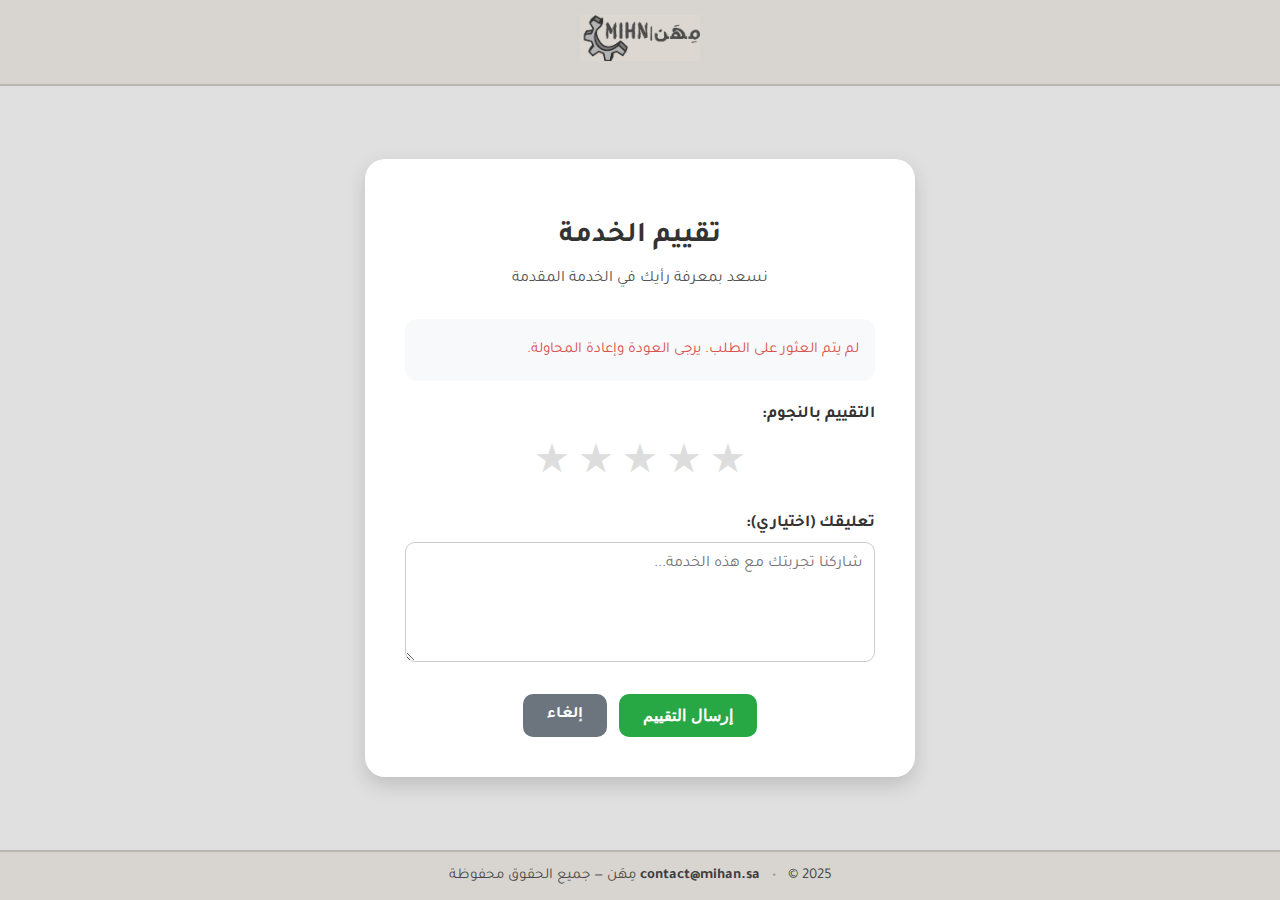
<file: rate.html>
<!doctype html>
<html lang="ar" dir="rtl">
<head>
<meta charset="utf-8" />
<meta name="viewport" content="width=device-width, initial-scale=1" />
<title>مِهَن | تقييم الخدمة</title>
<link href="https://fonts.googleapis.com/css2?family=Tajawal:wght@400;500;700&display=swap" rel="stylesheet">

<style>
:root{
  --bg:#e0e0e0;
  --card:#fff;
  --text:#333;
  --muted:#555;
  --accent:#007BFF;
  --accent-hover:#005dc6;
  --success:#28a745;
  --success-hover:#1e7e34;
  --dark:#222;
  --radius:20px;
  --shadow:0 4px 12px rgba(0,0,0,.08);
  --shadow-lg:0 8px 20px rgba(0,0,0,.15);
}

*{box-sizing:border-box}
body{
  font-family: "Tajawal", Arial, sans-serif; 
  background:var(--bg); 
  margin:0; 
  min-height:100vh; 
  display:flex; 
  flex-direction:column;
}

.site-header {
    background: #d8d5d0;
    border-bottom: 2px solid #b9b6b2;
    padding: 15px 20px;
    text-align: center;
  }
  .logo { width: 120px; }

main{padding:24px; flex:1; display:flex; justify-content:center; align-items:center;}

.rate-container{
  background:var(--card); 
  padding:40px; 
  border-radius:var(--radius);
  box-shadow:var(--shadow-lg);
  max-width:550px;
  width:100%;
}

h1{text-align:center; color:var(--text); margin-bottom:10px; font-size:1.8rem;}
.subtitle{text-align:center; color:var(--muted); margin-bottom:30px; font-size:1rem;}

.service-info{
  background:#f8f9fa;
  padding:16px;
  border-radius:12px;
  margin-bottom:24px;
}
.service-info p{margin:6px 0; color:var(--text); font-size:0.95rem;}
.service-info p strong{color:var(--dark);}

.rating-section{margin-bottom:24px;}
.rating-section label{
  display:block;
  margin-bottom:10px;
  font-weight:700;
  color:var(--text);
  font-size:1.05rem;
}

.stars{
  display:flex;
  gap:8px;
  font-size:2.5rem;
  justify-content:center;
  margin-bottom:6px;
}
.star{
  cursor:pointer;
  color:#ddd;
  transition:color 0.2s, transform 0.2s;
}
.star.selected,
.star:hover{
  color:#ffc107;
  transform:scale(1.1);
}

.comment-section{margin-bottom:24px;}
.comment-section label{
  display:block;
  margin-bottom:8px;
  font-weight:700;
  color:var(--text);
  font-size:1.05rem;
}
.comment-section textarea{
  width:100%;
  padding:12px;
  border:1px solid #ccc;
  border-radius:10px;
  font-size:1rem;
  font-family:inherit;
  resize:vertical;
  min-height:120px;
}

.actions{
  display:flex;
  gap:12px;
  justify-content:center;
}

.btn{
  padding:12px 24px; 
  border:none; 
  border-radius:10px; 
  cursor:pointer; 
  font-weight:700; 
  font-size:1rem;
  text-decoration:none;
  display:inline-block;
  text-align:center;
  transition: all 0.3s ease;
}
.btn-submit{background:var(--success); color:#fff;}
.btn-submit:hover{background:var(--success-hover);}
.btn-cancel{background:#6c757d; color:#fff;}
.btn-cancel:hover{background:#5a6268;}

.message{
  padding:12px 20px; 
  border-radius:10px; 
  margin-bottom:20px; 
  text-align:center; 
  font-weight:600;
}
.message.success{background:#d4edda; color:#155724;}
.message.error{background:#f8d7da; color:#721c24;}

.site-footer {
    background: #d8d5d0;
    border-top: 2px solid #b9b6b2;
    padding: 15px;
    text-align: center;
    color: #4b4b4b;
    font-size: 15px;
  }
  .footer-email { color: #3e3e3e; text-decoration: none; font-weight: bold; }
  .separator { margin: 0 8px; color: #999; }
</style>
</head>
<body>

<header class="site-header">
  <div >
    <a href="requests.html">
      <img src="image/logo.jpg" alt="شعار مِهَن" class="logo">
    </a>
  </div>
</header>

<main>
  <div class="rate-container">
    <h1>تقييم الخدمة</h1>
    <p class="subtitle">نسعد بمعرفة رأيك في الخدمة المقدمة</p>

    <div id="messageBox" class="message" style="display:none;"></div>

    <div class="service-info" id="serviceInfo">
      <p>جاري تحميل معلومات الطلب...</p>
    </div>

    <div class="rating-section">
      <label>التقييم بالنجوم:</label>
      <div class="stars" id="starsContainer">
        <span class="star" data-value="1">★</span>
        <span class="star" data-value="2">★</span>
        <span class="star" data-value="3">★</span>
        <span class="star" data-value="4">★</span>
        <span class="star" data-value="5">★</span>
      </div>
    </div>

    <div class="comment-section">
      <label for="comment">تعليقك (اختياري):</label>
      <textarea id="comment" placeholder="شاركنا تجربتك مع هذه الخدمة..."></textarea>
    </div>

    <div class="actions">
      <button class="btn btn-submit" onclick="submitRating()">إرسال التقييم</button>
      <a class="btn btn-cancel" href="requests.html">إلغاء</a>
    </div>
  </div>
</main>

<footer class="site-footer">
  <a href="mailto:contact@mihan.sa" class="footer-email">contact@mihan.sa</a>
  <span class="separator">•</span>
  <span>© 2025 مِهَن — جميع الحقوق محفوظة</span>
</footer>

<script>
// Get request ID from URL
const urlParams = new URLSearchParams(window.location.search);
const reqId = parseInt(urlParams.get('reqId'));

console.log('Request ID from URL:', reqId);

// Get requests from localStorage
let requests = JSON.parse(localStorage.getItem('requests') || '[]');
console.log('All requests:', requests);

const request = requests.find(r => r.reqId === reqId);
console.log('Found request:', request);

let selectedRating = 0;

// Display service information
if(request){
  document.getElementById('serviceInfo').innerHTML = `
    <p><strong>الخدمة:</strong> ${request.title}</p>
    <p><strong>مقدم الخدمة:</strong> ${request.provider}</p>
    <p><strong>التاريخ:</strong> ${request.date}</p>
    <p><strong>الوقت:</strong> ${request.time}</p>
  `;
} else {
  document.getElementById('serviceInfo').innerHTML = '<p style="color: #d9534f;">لم يتم العثور على الطلب. يرجى العودة وإعادة المحاولة.</p>';
}

// Star rating functionality
const stars = document.querySelectorAll('.star');
stars.forEach(star => {
  star.addEventListener('click', function(){
    selectedRating = parseInt(this.getAttribute('data-value'));
    updateStars();
  });
});

function updateStars(){
  stars.forEach((star, index) => {
    if(index < selectedRating){
      star.classList.add('selected');
    } else {
      star.classList.remove('selected');
    }
  });
}

// Submit rating
function submitRating(){
  const msgBox = document.getElementById('messageBox');
  
  // Validate star rating
  if(selectedRating === 0){
    msgBox.textContent = 'يرجى تحديد تقييم بالنجوم.';
    msgBox.className = 'message error';
    msgBox.style.display = 'block';
    return;
  }

  // Check if request exists
  if(!request){
    msgBox.textContent = 'خطأ: لم يتم العثور على الطلب.';
    msgBox.className = 'message error';
    msgBox.style.display = 'block';
    return;
  }

  const comment = document.getElementById('comment').value.trim();

  // Update request status to "completed"
  const requestIndex = requests.findIndex(r => r.reqId === reqId);
  if(requestIndex !== -1){
    requests[requestIndex].status = 'completed';
    localStorage.setItem('requests', JSON.stringify(requests));
    console.log('Updated request status to completed');
  }

  // Save rating
  let ratings = JSON.parse(localStorage.getItem('ratings') || '[]');
  ratings.push({
    reqId: reqId,
    serviceId: request.serviceId,
    rating: selectedRating,
    comment: comment,
    date: new Date().toISOString()
  });
  localStorage.setItem('ratings', JSON.stringify(ratings));
  console.log('Rating saved');

  // Show success message
  msgBox.textContent = 'شكرًا لك! تم إرسال تقييمك بنجاح.';
  msgBox.className = 'message success';
  msgBox.style.display = 'block';

  // Redirect back to requests page
  setTimeout(() => {
    console.log('Redirecting to requests.html');
    window.location.href = 'requests.html';
  }, 2000);
}
</script>

</body>
</html>
</file>
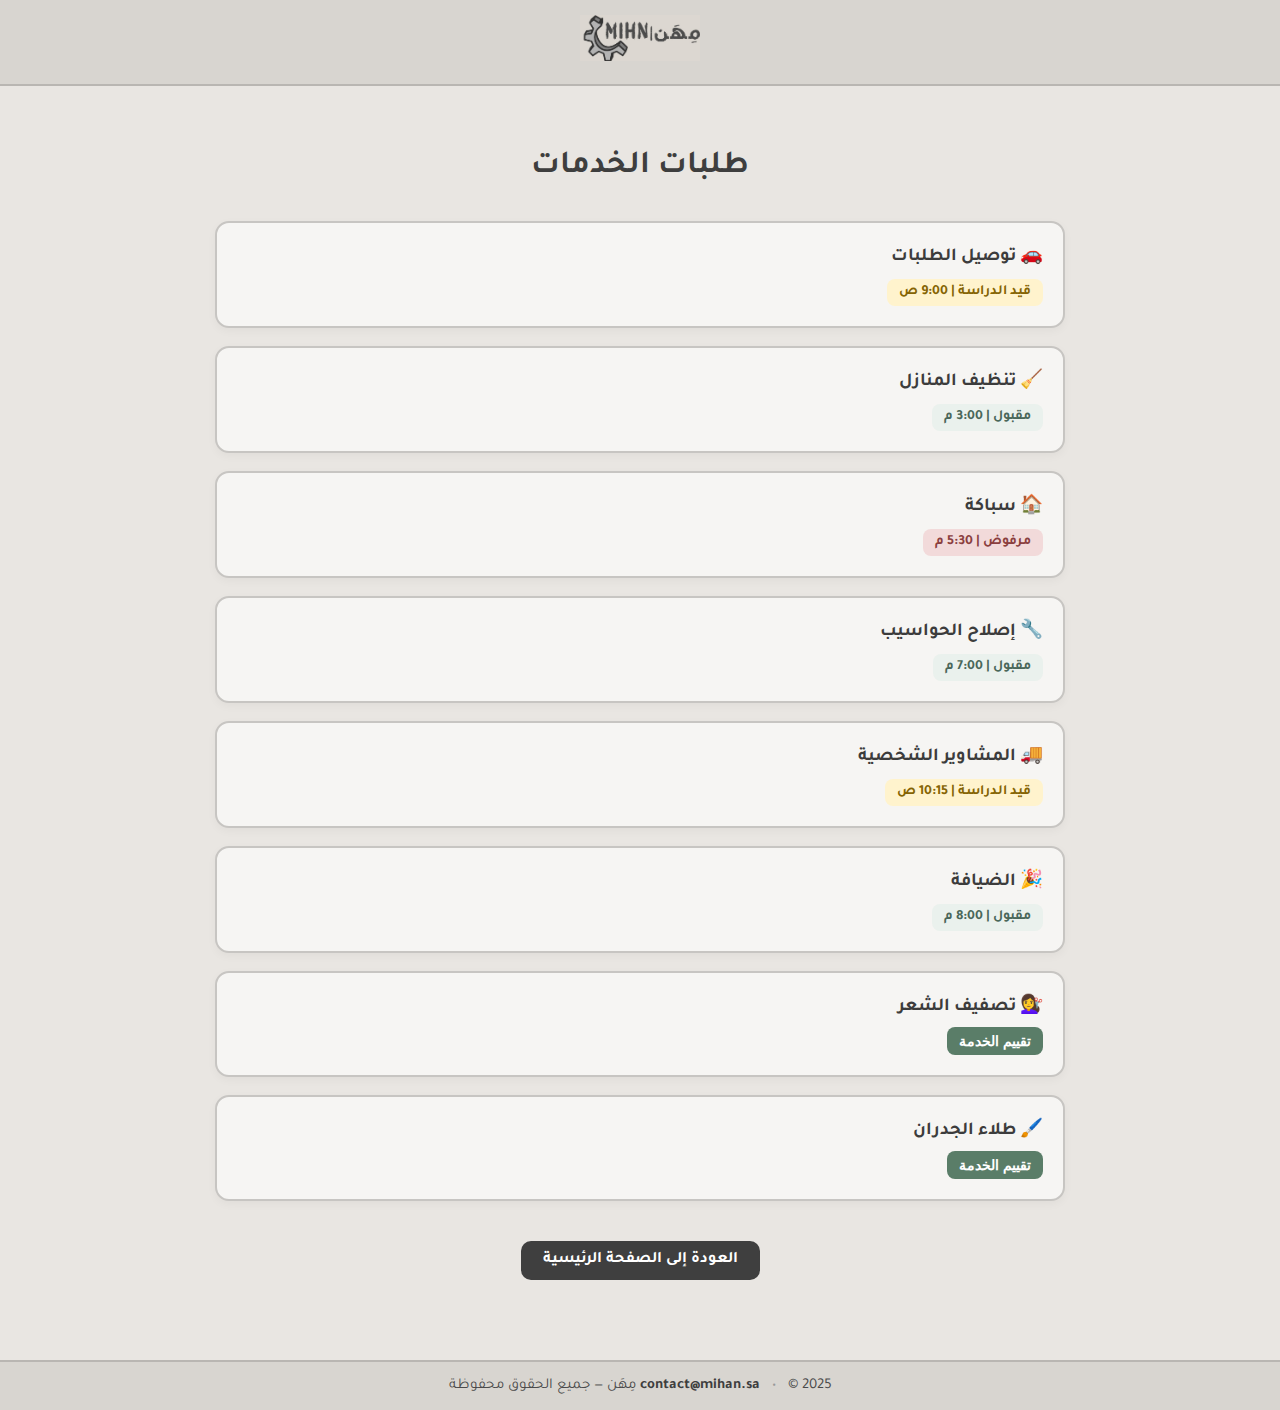
<file: requests.html>
<!DOCTYPE html>
<html lang="ar" dir="rtl">
<head>
<meta charset="UTF-8">
<meta name="viewport" content="width=device-width, initial-scale=1.0">
<title>MIHN | طلبات الخدمات</title>
<link href="https://fonts.googleapis.com/css2?family=Tajawal:wght@400;500;700&display=swap" rel="stylesheet">

<style>
  body {
    font-family: 'Tajawal', sans-serif;
    background-color: #e9e6e2;
    margin: 0;
    padding: 0;
    color: #2d2d2d;
  }

  .site-header {
    background: #d8d5d0;
    border-bottom: 2px solid #b9b6b2;
    padding: 15px 20px;
    text-align: center;
  }
  .logo { width: 120px; }
  


  main { padding: 40px 20px 80px; }
  h1 { text-align: center; margin-bottom: 35px; font-weight: 700; color: #3e3e3e; }

  .requests { max-width: 850px; margin: 0 auto; display: flex; flex-direction: column; gap: 18px; }

  .request {
    background: #f6f5f3;
    border: 2px solid #c7c5c2;
    border-radius: 14px;
    padding: 20px;
    transition: all 0.3s ease;
    box-shadow: 0 3px 10px rgba(0,0,0,0.04);
    cursor: pointer;
  }
  .request:hover {
    transform: translateY(-3px);
    box-shadow: 0 5px 15px rgba(0,0,0,0.08);
  }
  .request h3 { margin: 0; font-size: 1.15rem; color: #3c3c3c; }

  .details { display: none; color: #5a5a5a; font-size: 15px; margin-top: 10px; }

  .status {
    display: inline-block;
    padding: 5px 12px;
    border-radius: 8px;
    font-weight: 600;
    font-size: 14px;
    margin-top: 10px;
  }
  .pending { background: #fff3cd; color: #856404; }
  .accepted { background: #eaf1ed; color: #4a675a; }
  .rejected { background: #f2dada; color: #8b3f3f; }
  .completed { background: #d1ecf1; color: #0c5460; }

  .site-footer {
    background: #d8d5d0;
    border-top: 2px solid #b9b6b2;
    padding: 15px;
    text-align: center;
    color: #4b4b4b;
    font-size: 15px;
  }
  .footer-email { color: #3e3e3e; text-decoration: none; font-weight: bold; }
  .separator { margin: 0 8px; color: #999; }

  .back-btn {
    display: block;
    width: fit-content;
    margin: 40px auto 0;
    background-color: #3f3f3f;
    color: #fff;
    text-decoration: none;
    padding: 10px 22px;
    border-radius: 10px;
    font-weight: 600;
    font-size: 16px;
    transition: all 0.3s ease;
  }
  .back-btn:hover { background-color: #5a5a5a; transform: translateY(-2px); }
  
  .btn-rate {
    padding: 6px 12px;
    border: none;
    border-radius: 8px;
    cursor: pointer;
    font-weight: 600;
    color: #fff;
    font-size: 14px;
    background-color: #5a7d68; 
    transition: all 0.25s ease;
    text-decoration: none;
    display: inline-block;
    text-align: center;
    margin-top: 8px;
  }
  .btn-rate:hover {
    background-color: #4a675a;
    transform: scale(1.05);
  }
  .btn-rate.rated {
    background-color: #6c757d;
    cursor: not-allowed;
  }
</style>
</head>

<body>

<header class="site-header">
  <a href="index.html" aria-label="الصفحة الرئيسية">
    <img src="image/logo.jpg" alt="شعار مِهَن" class="logo">

  </a>
</header>

<main>
  <h1>طلبات الخدمات</h1>
  <div class="requests">

    <div class="request">
      <h3>🚗 توصيل الطلبات</h3>
      <div class="status pending">قيد الدراسة | 9:00 ص</div>
      <p class="details">مقدم الخدمة: سعود القحطاني<br>التاريخ: 2025-10-28<br>توصيل الطلبات مثل الأطعمة أو المستلزمات المنزلية بسرعة وموثوقية إلى العنوان المطلوب</p>
    </div>

    <div class="request">
      <h3>🧹 تنظيف المنازل</h3>
      <div class="status accepted">مقبول | 3:00 م</div>
      <p class="details">مقدم الخدمة: نوف العتيبي<br>التاريخ: 2025-10-27<br>تنظيف شامل للغرف والمطابخ والحمامات، إزالة الغبار والأوساخ اليومية بدقة واحترافية.</p>
    </div>

    <div class="request">
      <h3>🏠 سباكة</h3>
      <div class="status rejected">مرفوض | 5:30 م</div>
      <p class="details">مقدم الخدمة: فيصل السبيعي<br>التاريخ: 2025-10-26<br>إصلاح وصيانة الأنابيب، تسليك المجاري، تركيب صنابير ومحابس المياه بكفاءة عالية.</p>
    </div>

    <div class="request">
      <h3>🔧 إصلاح الحواسيب</h3>
      <div class="status accepted">مقبول | 7:00 م</div>
      <p class="details">مقدم الخدمة: أمل الشهراني<br>التاريخ: 2025-10-25<br>صيانة الحواسيب المكتبية والمحمولة مع تنظيف الأجهزة من الفيروسات وتحديث النظام.</p>
    </div>

    <div class="request">
      <h3>🚚 المشاوير الشخصية</h3>
      <div class="status pending">قيد الدراسة | 10:15 ص</div>
      <p class="details">مقدم الخدمة: نايف الحربي<br>التاريخ: 2025-10-28<br>توفير خدمة نقل شخصية للذهاب من مكان لآخر بسيارة آمنة وموثوقة مع الالتزام بالمواعيد المحددة.</p>
    </div>

    <div class="request">
      <h3>🎉 الضيافة</h3>
      <div class="status accepted">مقبول | 8:00 م</div>
      <p class="details">مقدم الخدمة: شهد المطيري<br>التاريخ: 2025-10-24<br>تنظيم واستقبال الضيوف خلال المناسبات والحفلات المنزلية.</p>
    </div>

    <!-- ===== طلبات تحتاج تقييم ===== -->
    <div class="request" data-req-id="7">
      <h3>💇‍♀️ تصفيف الشعر</h3>
      
      <p class="details">مقدم الخدمة: لمى الحارثي<br>التاريخ: 2025-10-20<br>تقديم خدمة تصفيف الشعر للنساء مع الالتزام بالمواعيد والجودة العالية.</p>
      <div class="actions">
        <button class="btn-rate" id="rate-btn-7" onclick="rateService(7)">تقييم الخدمة</button>
      </div>
    </div>

    <div class="request" data-req-id="8">
      <h3>🖌️ طلاء الجدران</h3>
      
      <p class="details">مقدم الخدمة: سعود المطيري<br>التاريخ: 2025-10-19<br>دهان الجدران الداخلية والخارجية بدقة واحترافية مع استخدام أفضل المواد.</p>
      <div class="actions">
        <button class="btn-rate" id="rate-btn-8" onclick="rateService(8)">تقييم الخدمة</button>
      </div>
    </div>

  </div>

  <a href="services.html" class="back-btn">العودة إلى الصفحة الرئيسية </a>
</main>

<footer class="site-footer">
  <a href="mailto:contact@mihan.sa" class="footer-email">contact@mihan.sa</a>
  <span class="separator">•</span>
  <span>© 2025 مِهَن — جميع الحقوق محفوظة</span>
</footer>

<script>
// Initialize requests data in localStorage if not exists
function initializeRequestsData() {
  let requests = JSON.parse(localStorage.getItem('requests') || '[]');
  
  // Add default requests if empty
  if (requests.length === 0) {
    requests = [
      {
        reqId: 7,
        serviceId: 1,
        title: "تصفيف الشعر",
        provider: "لمى الحارثي",
        date: "2025-10-20",
        time: "2:00 م",
        status: "pending"
      },
      {
        reqId: 8,
        serviceId: 2,
        title: "طلاء الجدران",
        provider: "سعود المطيري",
        date: "2025-10-19",
        time: "10:00 ص",
        status: "pending"
      }
    ];
    localStorage.setItem('requests', JSON.stringify(requests));
  }
}

// Toggle details on click
document.querySelectorAll('.request h3').forEach(heading => {
  heading.addEventListener('click', () => {
    const card = heading.closest('.request');
    card.classList.toggle('active');
    const details = card.querySelector('.details');
    if (details) {
      details.style.display = details.style.display === "block" ? "none" : "block";
    }
  });
});

// Function to navigate to rating page with request ID
function rateService(reqId) {
  window.location.href = `rate.html?reqId=${reqId}`;
}

// Check for completed requests and update their status
function updateRequestsDisplay() {
  initializeRequestsData();
  const requests = JSON.parse(localStorage.getItem('requests') || '[]');
  
  requests.forEach(req => {
    if (req.status === 'completed') {
      const rateButton = document.getElementById(`rate-btn-${req.reqId}`);
      if (rateButton) {
        rateButton.textContent = 'تم التقييم ✓';
        rateButton.classList.add('rated');
        rateButton.onclick = null;
        rateButton.style.pointerEvents = 'none';
      }
      
      const reqElement = document.querySelector(`[data-req-id="${req.reqId}"]`);
      if (reqElement) {
        const statusDiv = reqElement.querySelector('.status');
        if (statusDiv) {
          statusDiv.className = 'status completed';
          statusDiv.textContent = 'مكتمل ومُقيّم';
        }
      }
    }
  });
}

// Run on page load
window.addEventListener('DOMContentLoaded', updateRequestsDisplay);
</script>

</body>
</html>
</file>
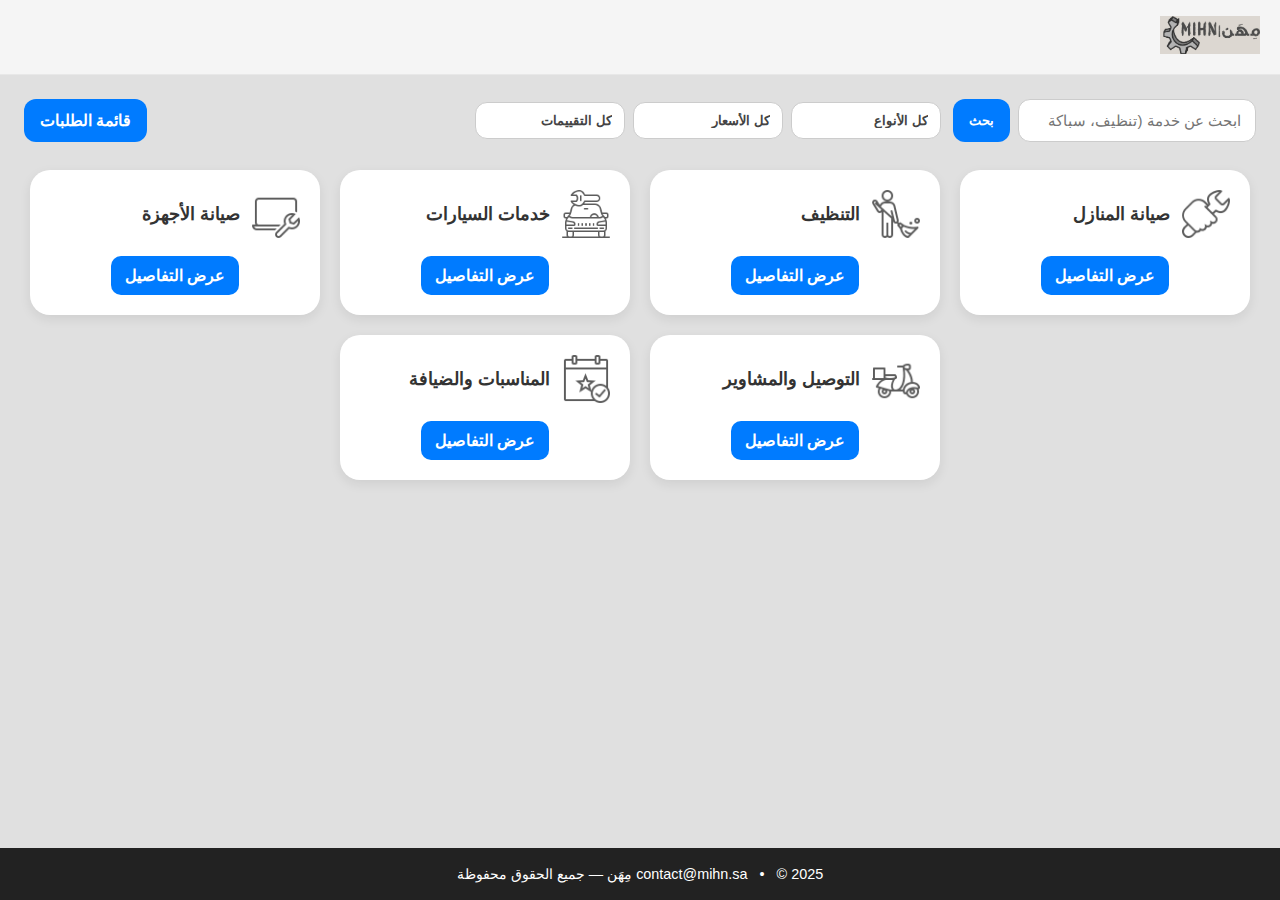
<file: services.html>
<!doctype html>
<html lang="ar" dir="rtl">
<head>
<meta charset="utf-8" />
<meta name="viewport" content="width=device-width, initial-scale=1" />
<title>مِهَن | الخدمات</title>

<style>
:root{
  --bg:#e0e0e0;
  --card:#fff;
  --text:#333;
  --muted:#555;
  --chip:#dddddd;
  --accent:#007BFF;       /* نفس لون زر التعديل عندك */
  --accent-hover:#005dc6;
  --danger:#dc3545;       /* نفس لون الحذف */
  --danger-hover:#b71c1c;
  --dark:#222;
  --radius:20px;
  --shadow:0 4px 12px rgba(0,0,0,.08);
  --shadow-lg:0 8px 20px rgba(0,0,0,.15);
}

*{box-sizing:border-box}
body{font-family: "Tajawal", Arial, sans-serif; background:var(--bg); margin:0; min-height:100vh; display:flex; flex-direction:column;}
header{background:#f5f5f5; padding:16px 20px; border-bottom:1px solid #e8e8e8;}
header .brand{font-weight:800; color:#444}
main{padding:24px; flex:1;}

.top-bar{display:flex; gap:12px; flex-wrap:wrap; align-items:center; margin-bottom:16px;}
.search{flex:1; min-width:240px; display:flex; gap:8px;}
.search input{
  flex:1; padding:12px 14px; border:1px solid #ccc; border-radius:12px; font-size:15px; outline:none;
}
.search button{padding:12px 16px; border:none; border-radius:12px; background:var(--accent); color:#fff; font-weight:700; cursor:pointer}
.search button:hover{background:var(--accent-hover);}

.filters{display:flex; gap:8px; flex-wrap:wrap}
.filter-chip{
  background:var(--card); border:1px solid #ddd; padding:10px 12px; border-radius:12px; cursor:pointer; font-weight:600; color:#444;
}
.filter-chip.active{background:var(--accent); color:#fff; border-color:var(--accent);}

.services-container{display:flex; flex-wrap:wrap; gap:20px; justify-content:center;}

/* زر قائمة الطلبات */
.orders-btn{
  padding: 12px 16px;
  background: var(--accent);
  color:#fff;
  border-radius:12px;
  font-weight:700;
  text-decoration:none;
  white-space:nowrap;
}
.orders-btn:hover{ background: var(--accent-hover); }

/* القوائم المنسدلة */
.filters select{
  appearance:none;
  padding:10px 12px;
  border:1px solid #ccc;
  border-radius:12px;
  background:#fff;
  min-width:150px;
  font-weight:600;
  color:#444;
}
.top-bar{ align-items:center; }
.spacer{ flex:1; } /* يدفع زر الطلبات للطرف */





/* الكارت */
.service-card{
  background:var(--card); padding:20px; border-radius:var(--radius);
  box-shadow:var(--shadow); width:290px; display:flex; flex-direction:column;
  transition:transform .25s, box-shadow .25s;
}
.service-card:hover{transform:translateY(-5px); box-shadow:var(--shadow-lg);}
.service-header{display:flex; align-items:center; gap:12px; margin-bottom:8px;}
.service-header img{width:48px; height:48px; object-fit:contain; filter:grayscale(100%); /* موحد مع الشعار الرمادي */ }
.service-card h3{margin:0; color:var(--text); font-size:1.15rem;}
.service-card p{margin:6px 0; color:var(--muted); font-size:.96rem; line-height:1.5}

.service-info{
  display:flex; justify-content:space-between; align-items:center; gap:8px;
  background:var(--chip); padding:8px 12px; border-radius:12px; margin-top:10px; color:#333; font-weight:700;
}
.service-actions{
  display:flex;
  justify-content:center;  /* الزر بالنص */
  margin-top:10px;
  gap:8px;
  flex-wrap:wrap;
}


.btn{
  padding:10px 14px; border:none; border-radius:10px; cursor:pointer; font-weight:700; text-decoration:none; display:inline-block; text-align:center;
}
.primary{background:var(--accent); color:#fff}
.primary:hover{background:var(--accent-hover)}
.edit-btn{background:var(--accent); color:#fff}
.edit-btn:hover{background:#555}
.delete-btn{background:var(--danger); color:#fff}
.delete-btn:hover{background:var(--danger-hover)}

footer{ text-align:center; padding:18px; background:var(--dark); color:#fff; font-size:.9rem }
footer a{color:#fff; text-decoration:none}
footer .separator{margin:0 8px}
</style>
</head>
<body>

<header class="site-header">
  <div class="brand">
    <a href="index.html" aria-label="الصفحة الرئيسية">
      <img src="image/logo.jpg" alt="شعار مِهَن" class="logo" style="width:100px;">
    </a>
  </div>
</header>

<main>
  <!-- شريط البحث والفلاتر -->
  <div class="top-bar">
    <div class="search">
      <input type="search" placeholder="ابحث عن خدمة (تنظيف، سباكة، صيانة أجهزة…)" aria-label="بحث">
      <button type="button">بحث</button>
    </div>

  <div class="filters" aria-label="فلاتر">
  <select id="typeFilter">
    <option value="">كل الأنواع</option>
    <!-- تُملأ تلقائيًا من البيانات -->
  </select>

  <select id="priceFilter">
    <option value="">كل الأسعار</option>
    <option value="≤100">≤ 100 ر.س</option>
    <option value="100-200">100–200 ر.س</option>
    <option value="≥200">≥ 200 ر.س</option>
  </select>

  <select id="ratingFilter">
    <option value="">كل التقييمات</option>
    <option value="3">3+ نجوم</option>
    <option value="4">4+ نجوم</option>
    <option value="4.5">4.5+ نجوم</option>
  </select>
</div>

<div class="spacer"></div>

<!-- زر قائمة الطلبات -->
<a class="orders-btn" href="orders.html">قائمة الطلبات</a>

  </div>
  
<!-- صندوق رسالة نجاح/خطأ -->
<div id="msg" class="message" style="display:none;"></div>

<!-- شريط فرعي للفلاتر الديناميكية (يظهر عند اختيار نوع فلتر) -->
<div id="subFilters" class="filters" style="margin-bottom:12px;"></div>




  <!-- قائمة الخدمات -->
<section id="servicesContainer" class="services-container">
  </section>
</main>

<footer class="site-footer" role="contentinfo" aria-label="تذييل الموقع">
    <div class="footer-inner">
      <a href="mailto:contact@mihan.sa" class="footer-email">contact@mihn.sa</a>
      <span class="separator">•</span>
      <span>© 2025 مِهَن — جميع الحقوق محفوظة</span>
    </div>
</footer>
<script>
// ===== بيانات الخدمات الستة =====
const services = [
  {id:1, title:"صيانة المنازل", category:"صيانة المنازل", description:"إصلاحات كهرباء وسباكة وتكييف بشكل عاجل.", price:120, rating:4.5, provider:"فريق الصيانة السريعة", icon:"image/maintenance-1.png"},
  {id:2, title:"التنظيف", category:"التنظيف", description:"تنظيف منازل وشقق ومكاتب باحترافية عالية.", price:90, rating:4.2, provider:"مؤسسة النظافة المثالية", icon:"image/cleaning-1.png"},
  {id:3, title:"خدمات السيارات", category:"خدمات السيارات", description:"غسيل وصيانة خفيفة في موقع العميل.", price:70, rating:4.0, provider:"CarCare Express", icon:"image/car-service-1.png"},
  {id:4, title:"صيانة الأجهزة", category:"صيانة الأجهزة", description:"إصلاح الأجهزة المنزلية والمكيفات.", price:60, rating:4.7, provider:"FixIt Tech", icon:"image/computer-support-1.png"},
  {id:5, title:"التوصيل والمشاوير", category:"التوصيل والمشاوير", description:"توصيل الطلبات والمستندات داخل المدينة.", price:25, rating:4.1, provider:"مرسال المدينة", icon:"image/delivery-1.png"},
  {id:6, title:"المناسبات والضيافة", category:"المناسبات والضيافة", description:"تزيين فعاليات ومساعدة في الضيافة.", price:150, rating:4.4, provider:"Event Touch", icon:"image/event-1.png"},
];

// حفظ للديتيلز
localStorage.setItem('services', JSON.stringify(services));

// عناصر DOM
const container   = document.getElementById('servicesContainer');
const searchInput = document.querySelector('.search input');
const typeSel     = document.getElementById('typeFilter');
const priceSel    = document.getElementById('priceFilter');
const ratingSel   = document.getElementById('ratingFilter');

// ملء قائمة الأنواع تلقائيًا
[...new Set(services.map(s=>s.category))].forEach(cat=>{
  const opt = document.createElement('option');
  opt.value = cat; opt.textContent = cat;
  typeSel.appendChild(opt);
});

// حالة الفلاتر
let state = { query:'', type:'', price:'', rating:'' };

// بناء الكروت
function displayServices(){
  container.innerHTML = '';
  const list = services.filter(s=>{
    const q = state.query.trim().toLowerCase();
    const byQuery  = !q || (s.title + ' ' + s.description).toLowerCase().includes(q);
    const byType   = !state.type || s.category === state.type;

    let byPrice = true;
    if (state.price === '≤100') byPrice = s.price <= 100;
    else if (state.price === '100-200') byPrice = s.price >= 100 && s.price <= 200;
    else if (state.price === '≥200') byPrice = s.price >= 200;

    const byRating = !state.rating || s.rating >= Number(state.rating);

    return byQuery && byType && byPrice && byRating;
  });

  if (!list.length){
    container.innerHTML = "<p style='text-align:center;font-weight:bold;'>لا توجد خدمات مطابقة.</p>";
    return;
  }

  list.forEach(s=>{
    const el = document.createElement('article');
    el.className = 'service-card';
   el.innerHTML = `
  <div class="service-header">
    <img src="${s.icon}" alt="أيقونة ${s.title}">
    <h3>${s.title}</h3>
  </div>

  <div class="service-actions">
    <a class="btn primary" href="details.html?id=${s.id}">عرض التفاصيل</a>
  </div>
`;

    container.appendChild(el);
  });
}

// أحداث البحث والفلاتر
searchInput.addEventListener('input', ()=>{ state.query = searchInput.value; displayServices(); });
typeSel.addEventListener('change',   ()=>{ state.type  = typeSel.value;     displayServices(); });
priceSel.addEventListener('change',  ()=>{ state.price = priceSel.value;    displayServices(); });
ratingSel.addEventListener('change', ()=>{ state.rating= ratingSel.value;   displayServices(); });

// أول تحميل
displayServices();
</script>

</body>
</html>
</file>
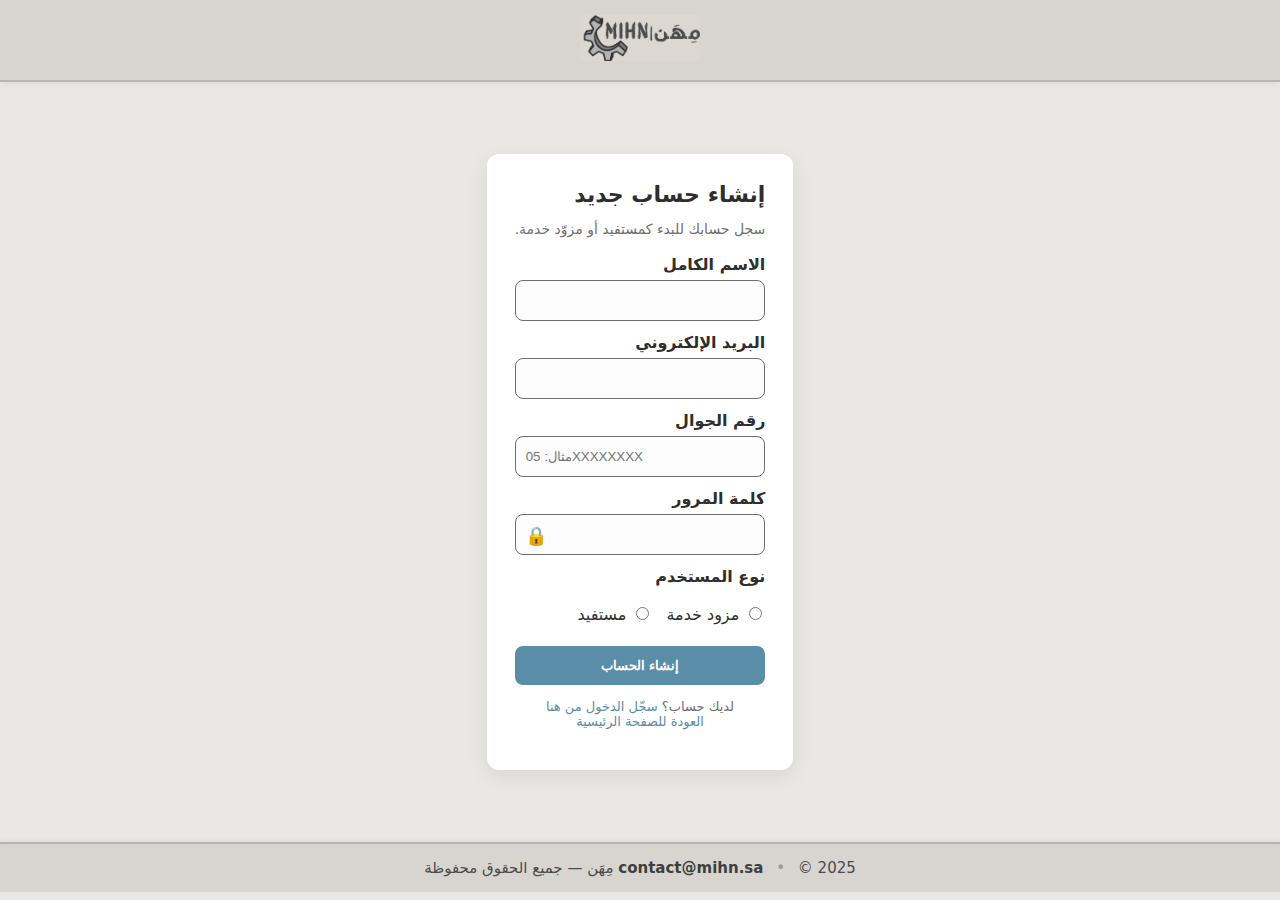
<file: signup.html>
<!DOCTYPE html>
<html lang="ar">
<head>
  <meta charset="UTF-8">
  <title>إنشاء حساب - مِهَن</title>
  <meta name="viewport" content="width=device-width, initial-scale=1">
  <link rel="stylesheet" href="mihn_style.css">
</head>
<body class="signup-page">
    
    <header class="site-header">

      <img src="image/logo.jpg" alt="شعار مِهَن" class="logo">
    
    

</header>
    
  <div class="container">
    <h2>إنشاء حساب جديد</h2>
    <p class="desc">سجل حسابك للبدء كمستفيد أو مزوّد خدمة.</p>

   

    <form id="signupForm" >
      <label>الاسم الكامل</label>
      <input type="text" name="full_name"  required >

      <label>البريد الإلكتروني</label>
      <input type="email" name="email"  required >

      <label>رقم الجوال</label>
      <input type="tel" name="phone" placeholder="مثال: 05XXXXXXXX" required >

      <label>كلمة المرور</label>
<div class="password-container">
  <input type="password" id="password" name="password" minlength="6" required>
  <span id="togglePassword" class="toggle-icon">🔒</span>
</div>
      <label>نوع المستخدم</label>
      <div class="radio-group">
        <label><input type="radio" name="user_type" value="provider" required> مزود خدمة</label>
        <label><input type="radio" name="user_type" value="recipient" required> مستفيد</label>
      </div>

      <button type="submit">إنشاء الحساب</button>
    </form>

    <p class="center small" style="margin-top:14px;">
      لديك حساب؟ <a href="login.html">سجّل الدخول من هنا</a><br>
      <a href="index.html" aria-label="العودة للصفحة الرئيسية ">العودة للصفحة الرئيسية
  </a>
    </p>
  </div>
    
    <footer class="site-footer" role="contentinfo" aria-label="تذييل الموقع">
    <div class="footer-inner">
      <a href="mailto:contact@mihn.sa" class="footer-email">contact@mihn.sa</a>
      <span class="separator">•</span>
      <span>© 2025 مِهَن — جميع الحقوق محفوظة</span>
    </div>
  </footer>
    
    <script>


const toggle = document.getElementById('togglePassword');
const password = document.getElementById('password');

toggle.addEventListener('click', () => {
  const type = password.getAttribute('type') === 'password' ? 'text' : 'password';
  password.setAttribute('type', type);
  toggle.textContent = type === 'password' ? '🔒' : '🔓';
});

document.getElementById('signupForm').addEventListener('submit', function(e) {
  e.preventDefault();
  const userType = document.querySelector('input[name="user_type"]:checked').value;

  if (userType === 'provider') {
    window.location.href = 'provider.html'; 
  } else if (userType === 'recipient') {
    window.location.href = 'services.html'; 
  }
});
</script>

</body>
</html>
</file>
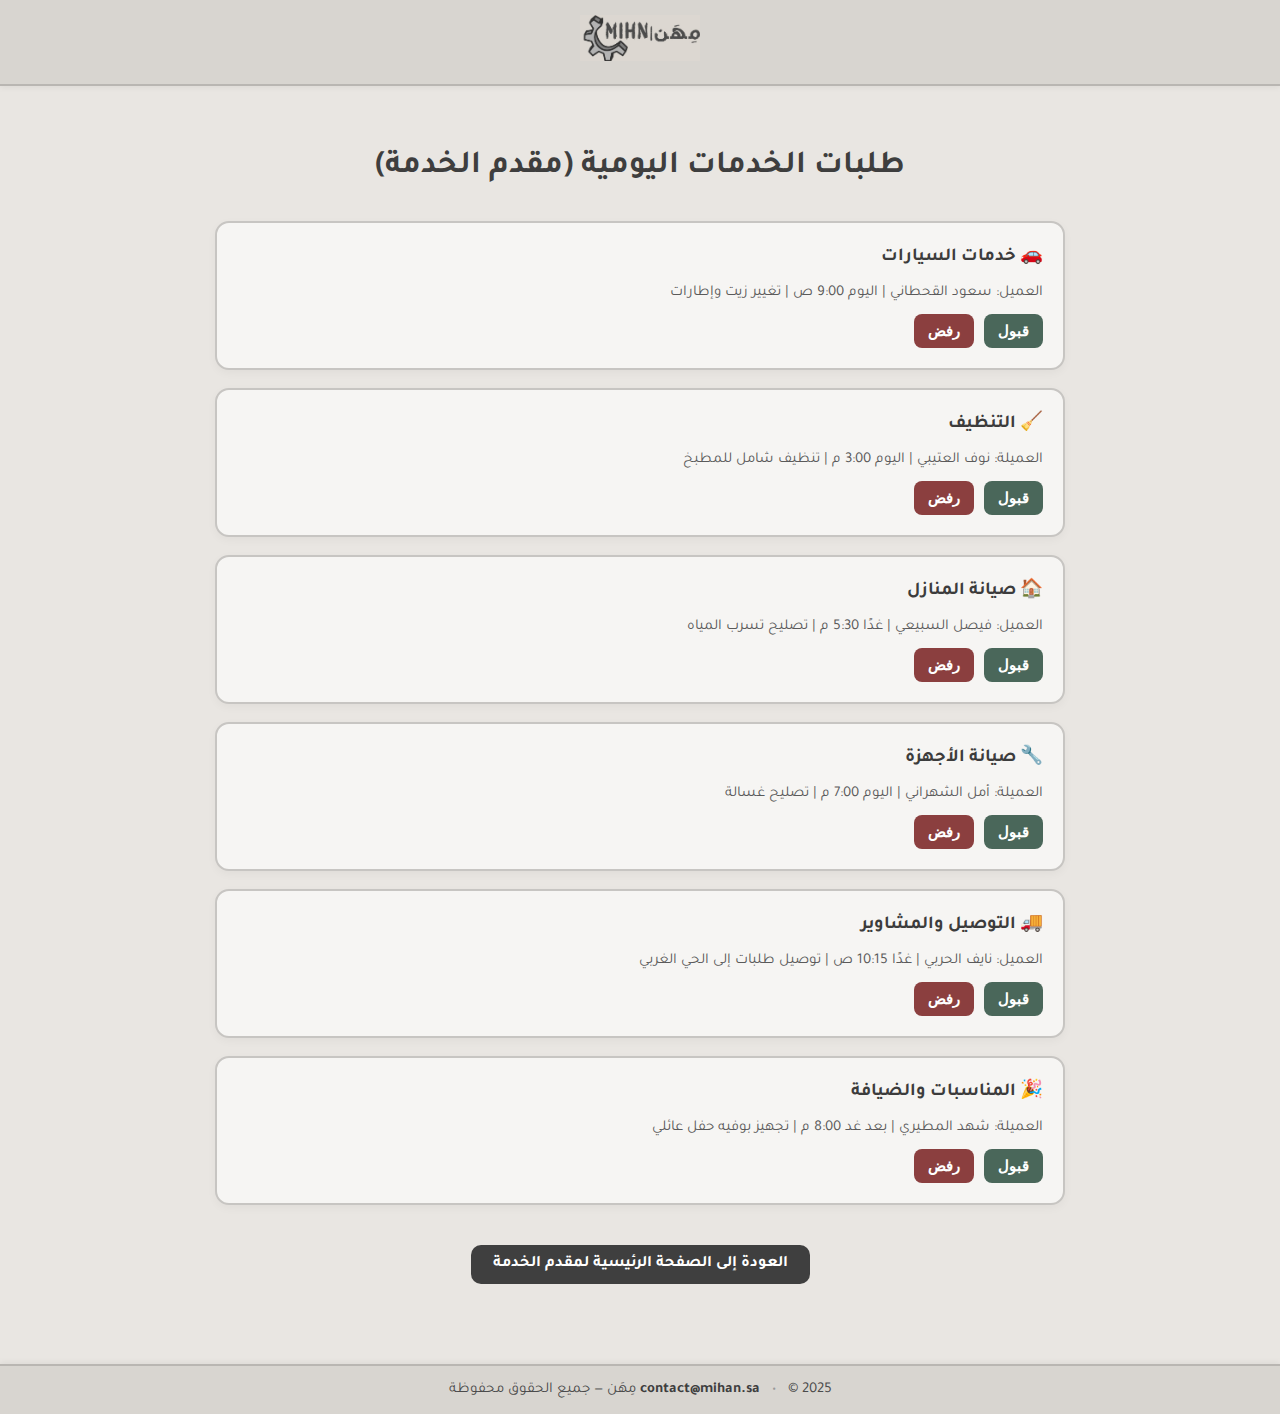
<file: view-requests.html>
<!DOCTYPE html>
<html lang="ar" dir="rtl">
<head>
<meta charset="UTF-8">
<meta name="viewport" content="width=device-width, initial-scale=1.0">
<title>MIHN | طلبات الخدمات</title>
<link href="https://fonts.googleapis.com/css2?family=Tajawal:wght@400;500;700&display=swap" rel="stylesheet">

<style>
  body {
    font-family: 'Tajawal', sans-serif;
    background-color: #e9e6e2;
    margin: 0;
    padding: 0;
    color: #2d2d2d;
  }

  /* ===== Header ===== */
  .site-header {
    background: #d8d5d0;
    border-bottom: 2px solid #b9b6b2;
    padding: 15px 20px;
    text-align: center;
    box-shadow: 0 2px 6px rgba(0,0,0,0.05);
  }
  .logo {
    width: 120px;
  }

  /* ===== Main ===== */
  main {
    padding: 40px 20px 80px;
  }
  h1 {
    text-align: center;
    margin-bottom: 35px;
    font-weight: 700;
    color: #3e3e3e;
  }

  .requests {
    max-width: 850px;
    margin: 0 auto;
    display: flex;
    flex-direction: column;
    gap: 18px;
  }

  .request {
    background: #f6f5f3;
    border: 2px solid #c7c5c2;
    border-radius: 14px;
    padding: 20px;
    transition: all 0.3s ease;
    box-shadow: 0 3px 10px rgba(0,0,0,0.04);
  }
  .request:hover {
    transform: translateY(-3px);
    box-shadow: 0 5px 15px rgba(0,0,0,0.08);
  }
  .request h3 {
    margin: 0 0 5px;
    font-size: 1.15rem;
    color: #3c3c3c;
  }
  .details {
    color: #5a5a5a;
    font-size: 15px;
    margin-bottom: 12px;
  }

  /* ===== Buttons ===== */
  .actions {
    display: flex;
    gap: 10px;
  }
  .btn {
    padding: 8px 14px;
    border: none;
    border-radius: 8px;
    cursor: pointer;
    font-weight: 600;
    color: #fff;
    font-size: 15px;
    transition: all 0.25s ease;
  }
  .btn-accept { background-color: #4a675a; }
  .btn-reject { background-color: #8b3f3f; }
  .btn:hover { transform: scale(1.05); }

  /* ===== حالة القبول والرفض ===== */
  .accepted {
    background-color: #eaf1ed !important;
    border-color: #4a675a !important;
  }
  .rejected {
    background-color: #f2dada !important;
    border-color: #8b3f3f !important;
  }

  /* ===== Footer ===== */
  .site-footer {
    background: #d8d5d0;
    border-top: 2px solid #b9b6b2;
    padding: 15px;
    text-align: center;
    color: #4b4b4b;
    font-size: 15px;
    box-shadow: 0 -2px 6px rgba(0,0,0,0.05);
  }
  .footer-email {
    color: #3e3e3e;
    text-decoration: none;
    font-weight: bold;
  }
  .separator {
    margin: 0 8px;
    color: #999;
  }

  /* ===== Back Button ===== */
  .back-btn {
    display: block;
    width: fit-content;
    margin: 40px auto 0;
    background-color: #3f3f3f;
    color: #fff;
    text-decoration: none;
    padding: 10px 22px;
    border-radius: 10px;
    font-weight: 600;
    font-size: 16px;
    transition: all 0.3s ease;
  }
  .back-btn:hover {
    background-color: #5a5a5a;
    transform: translateY(-2px);
  }

</style>
</head>
<body>

<!-- ===== Header ===== -->
<header class="site-header">
  <a href="index.html" aria-label="الصفحة الرئيسية">
    <img src="image/logo.jpg" alt="شعار مِهَن" class="logo">
  </a>
</header>

<!-- ===== Main ===== -->
<main>
  <h1>طلبات الخدمات اليومية (مقدم الخدمة)</h1>
  <div class="requests">

    <div class="request">
      <h3>🚗 خدمات السيارات</h3>
      <p class="details">العميل: سعود القحطاني | اليوم 9:00 ص | تغيير زيت وإطارات</p>
      <div class="actions">
        <button class="btn btn-accept">قبول</button>
        <button class="btn btn-reject">رفض</button>
      </div>
    </div>

    <div class="request">
      <h3>🧹 التنظيف</h3>
      <p class="details">العميلة: نوف العتيبي | اليوم 3:00 م | تنظيف شامل للمطبخ</p>
      <div class="actions">
        <button class="btn btn-accept">قبول</button>
        <button class="btn btn-reject">رفض</button>
      </div>
    </div>

    <div class="request">
      <h3>🏠 صيانة المنازل</h3>
      <p class="details">العميل: فيصل السبيعي | غدًا 5:30 م | تصليح تسرب المياه</p>
      <div class="actions">
        <button class="btn btn-accept">قبول</button>
        <button class="btn btn-reject">رفض</button>
      </div>
    </div>

    <div class="request">
      <h3>🔧 صيانة الأجهزة</h3>
      <p class="details">العميلة: أمل الشهراني | اليوم 7:00 م | تصليح غسالة</p>
      <div class="actions">
        <button class="btn btn-accept">قبول</button>
        <button class="btn btn-reject">رفض</button>
      </div>
    </div>

    <div class="request">
      <h3>🚚 التوصيل والمشاوير</h3>
      <p class="details">العميل: نايف الحربي | غدًا 10:15 ص | توصيل طلبات إلى الحي الغربي</p>
      <div class="actions">
        <button class="btn btn-accept">قبول</button>
        <button class="btn btn-reject">رفض</button>
      </div>
    </div>

    <div class="request">
      <h3>🎉 المناسبات والضيافة</h3>
      <p class="details">العميلة: شهد المطيري | بعد غد 8:00 م | تجهيز بوفيه حفل عائلي</p>
      <div class="actions">
        <button class="btn btn-accept">قبول</button>
        <button class="btn btn-reject">رفض</button>
      </div>
    </div>

  </div>

  <!-- زر العودة -->
  <a href="provider-dashboard.html" class="back-btn">العودة إلى الصفحة الرئيسية لمقدم الخدمة</a>
</main>

<!-- ===== Footer ===== -->
<footer class="site-footer">
  <a href="mailto:contact@mihan.sa" class="footer-email">contact@mihan.sa</a>
  <span class="separator">•</span>
  <span>© 2025 مِهَن — جميع الحقوق محفوظة</span>
</footer>

<!-- ===== JavaScript بسيط جدًا ===== -->
<script>
document.querySelectorAll('.request').forEach(card => {
  const acceptBtn = card.querySelector('.btn-accept');
  const rejectBtn = card.querySelector('.btn-reject');

  acceptBtn.addEventListener('click', () => {
    card.classList.add('accepted');
    card.classList.remove('rejected');
  });

  rejectBtn.addEventListener('click', () => {
    card.classList.add('rejected');
    card.classList.remove('accepted');
  });
});
</script>

</body>
</html>
</file>
<file: mihn_style.css>
/* mihn_style.css */
:root{
  --primary:#2E2E2E;      
  --secondary:#6E6E6E;    
  --background:#EAE8E4;   
  --accent:#5A8DA8;       
  --white:#FFFFFF;        
}

*{box-sizing:border-box}

html,body{
  margin:0; padding:0;
  background:var(--background);
  color:var(--primary);
  font-family: "Tajawal", system-ui, -apple-system, Segoe UI, Roboto, Arial, sans-serif;
  direction:rtl; text-align:right;
}

.container{
  max-width:420px; margin:72px auto; padding:28px;
  background:var(--white);
  border-radius:12px;
  box-shadow:0 6px 22px rgba(0,0,0,.08);
}

h2{margin:0 0 14px; font-weight:700; font-size:22px}
.desc{color:var(--secondary); font-size:14px; margin-bottom:18px}

label{display:block; margin:12px 0 6px; font-weight:600}
input[type="text"],input[type="email"],input[type="password"],input[type="tel"]{
  width:100%; padding:12px 10px;
  border:1px solid var(--secondary);
  border-radius:8px; background:#FCFCFC;
  outline:none;
}
input:focus{border-color:var(--accent); box-shadow:0 0 0 3px rgba(90,141,168,.18)}

.radio-group{display:flex; gap:14px; margin-top:6px}
.radio-group label{font-weight:500}

button{
  width:100%; margin-top:16px; padding:12px;
  border:none; border-radius:8px;
  background:var(--accent); color:var(--white);
  font-weight:700; cursor:pointer; transition:filter .2s;
}
button:hover{filter:brightness(.95)}
.small{font-size:13px; color:var(--secondary)}
.center{text-align:center}

.msg{margin-top:12px; padding:10px; border-radius:8px; font-size:14px}
.msg.error{background:#ffe8e6; color:#9b1c16; border:1px solid #f3b1ab}
.msg.success{background:#e7f7ec; color:#17653a; border:1px solid #b9e4c9}

a{color:var(--accent); text-decoration:none}
a:hover{text-decoration:underline}

.password-container {
  position: relative;
}

.password-container input {
  width: 100%;
  padding-right: 35px;
}

.toggle-icon {
  position: absolute;
  left: 10px;
  top: 50%;
  transform: translateY(-50%);
  cursor: pointer;
  color: var(--secondary);
  font-size: 18px;
  user-select: none;
}

html, body { height: 100%; margin: 0; }
body { display: flex; flex-direction: column;
       
min-height: 100vh;}


 /* ===== Header ===== */
  .site-header {
    background: #d8d5d0;
    border-bottom: 2px solid #b9b6b2;
    padding: 15px 20px;
    text-align: center;
    box-shadow: 0 2px 6px rgba(0,0,0,0.05);
  }
  .logo {
    width: 120px;
  }

.brand {
  display: flex;
 justify-content: center; 
  align-items: center;
}



.logo:hover {
  transform: scale(1.05);
}


 /* ===== Footer ===== */
  .site-footer {
    background: #d8d5d0;
    border-top: 2px solid #b9b6b2;
    padding: 15px;
    text-align: center;
    color: #4b4b4b;
    font-size: 15px;
    box-shadow: 0 -2px 6px rgba(0,0,0,0.05);
  }
  .footer-email {
    color: #3e3e3e;
    text-decoration: none;
    font-weight: bold;
  }
  .separator {
    margin: 0 8px;
    color: #999;
  }
</file>
